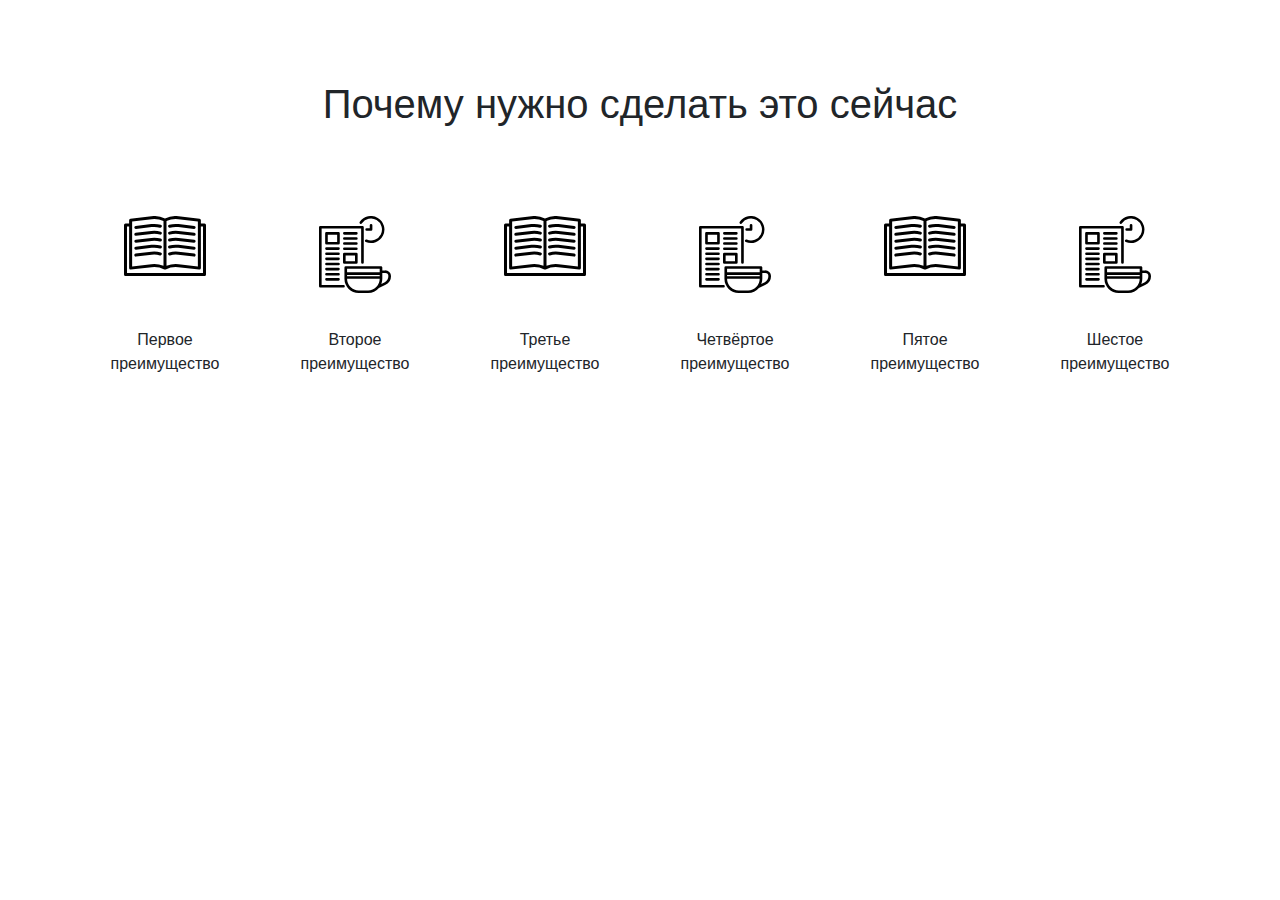
<file: index.html>
<!doctype html>
<html lang="ru">

<head>
    <!-- Required meta tags -->
    <meta charset="utf-8">
    <meta name="viewport" content="width=device-width, initial-scale=1, shrink-to-fit=no">

    <!-- Bootstrap CSS -->
    <link rel="stylesheet" href="https://stackpath.bootstrapcdn.com/bootstrap/4.3.1/css/bootstrap.min.css" integrity="sha384-ggOyR0iXCbMQv3Xipma34MD+dH/1fQ784/j6cY/iJTQUOhcWr7x9JvoRxT2MZw1T" crossorigin="anonymous">
    <link rel="stylesheet" href="css/style.css">
    <link rel="stylesheet" href="css/bootstrap-grid.min.css">
    <title>Lesson-9</title>
</head>

<body>
    <!-- 1) Сверстать ряд, в котором 6 иконок. 
        Отображаться они должны с следующем виде:

        · На самых маленьких мониторах (<576px) в ряд по 1 элементу
            
        · На маленьких мониторах ( ≥ 576px) также в ряд по 1 элементу
        
        · На средних мониторах (≥768px) в ряд по 2 элемента
        
        · На больших мониторах (≥992px) в ряд по 3 элемента
        
        · На очень больших мониторах (≥1200px) в ряд по 6 элементов
        
        · Не забудь использовать тэг viewport
        
        2) Сделать так, чтобы на мобильной версии (<576px) 4-й элемент 
        стал первым
        
        3) Загрузить папку с проектом на свой хостинг -->

    <div class="container">
        <h1>Почему нужно сделать это сейчас</h1>
        <div class="row">
            <div class="abc text-center col-12 col-sm-12 col-md-6 col-lg-4 col-xl-2">
                <img src="img/005_Forma_1.svg" alt="1" class="icon mx-auto">
                <span>Первое<br>преимущество</span>
            </div>
            <div class="abc text-center col-12 col-sm-12 col-md-6 col-lg-4 col-xl-2">
                <img src="img/006-Forma6.svg" alt="2" class="icon mx-auto">
                <span>Второе<br>преимущество</span>
            </div>
            <div class="abc text-center col-12 col-sm-12 col-md-6 col-lg-4 col-xl-2">
                <img src="img/005_Forma_1.svg" alt="3" class="icon mx-auto">
                <span>Третье<br>преимущество</span>
            </div>
            <div class="abc text-center col-12 col-sm-12 col-md-6 col-lg-4 col-xl-2">
                <img src="img/006-Forma6.svg" alt="4" class="icon mx-auto">
                <span>Четвёртое<br>преимущество</span>
            </div>
            <div class="abc text-center col-12 col-sm-12 col-md-6 col-lg-4 col-xl-2">
                <img src="img/005_Forma_1.svg" alt="5 " class="icon mx-auto">
                <span>Пятое<br>преимущество</span>
            </div>
            <div class="abc text-center col-12 col-sm-12 col-md-6 col-lg-4 col-xl-2">
                <img src="img/006-Forma6.svg" alt="5" class="icon mx-auto">
                <span>Шестое<br>преимущество</span>
            </div>
        </div>
</body>

</html>
</file>
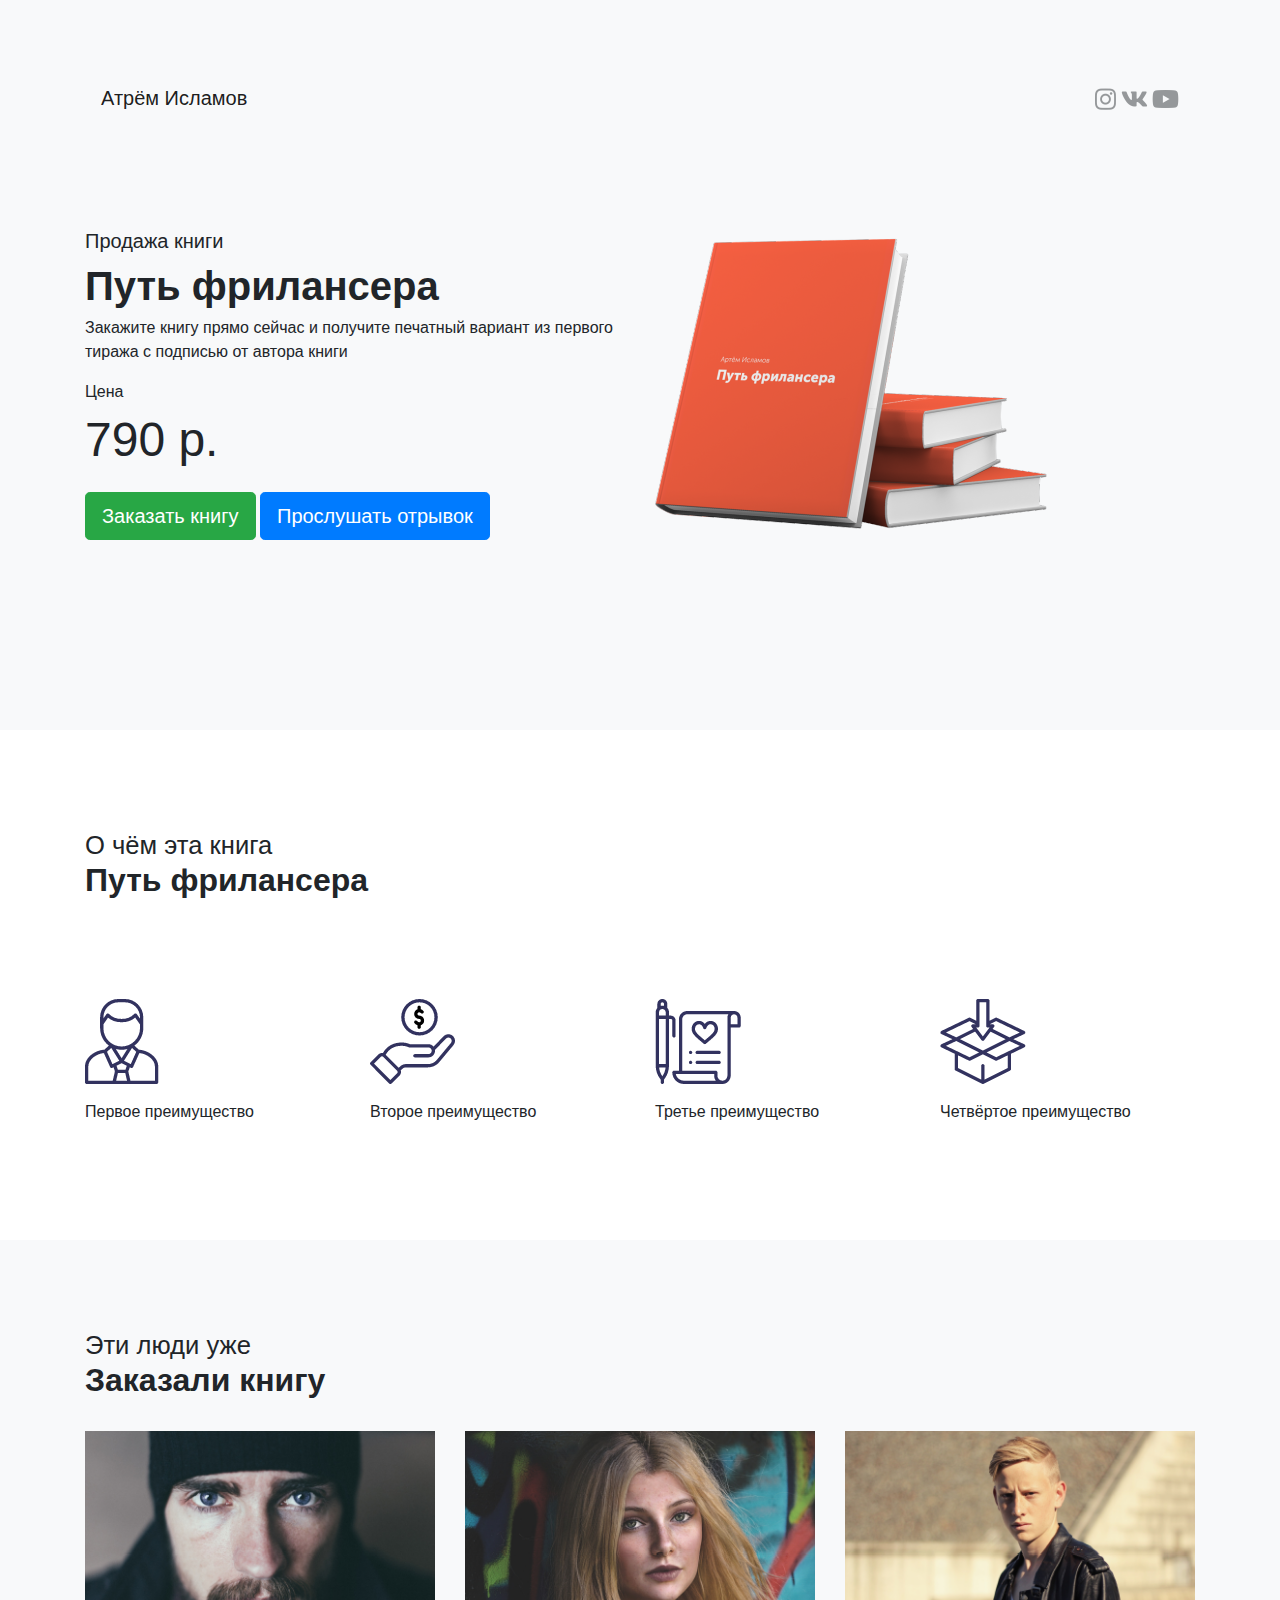
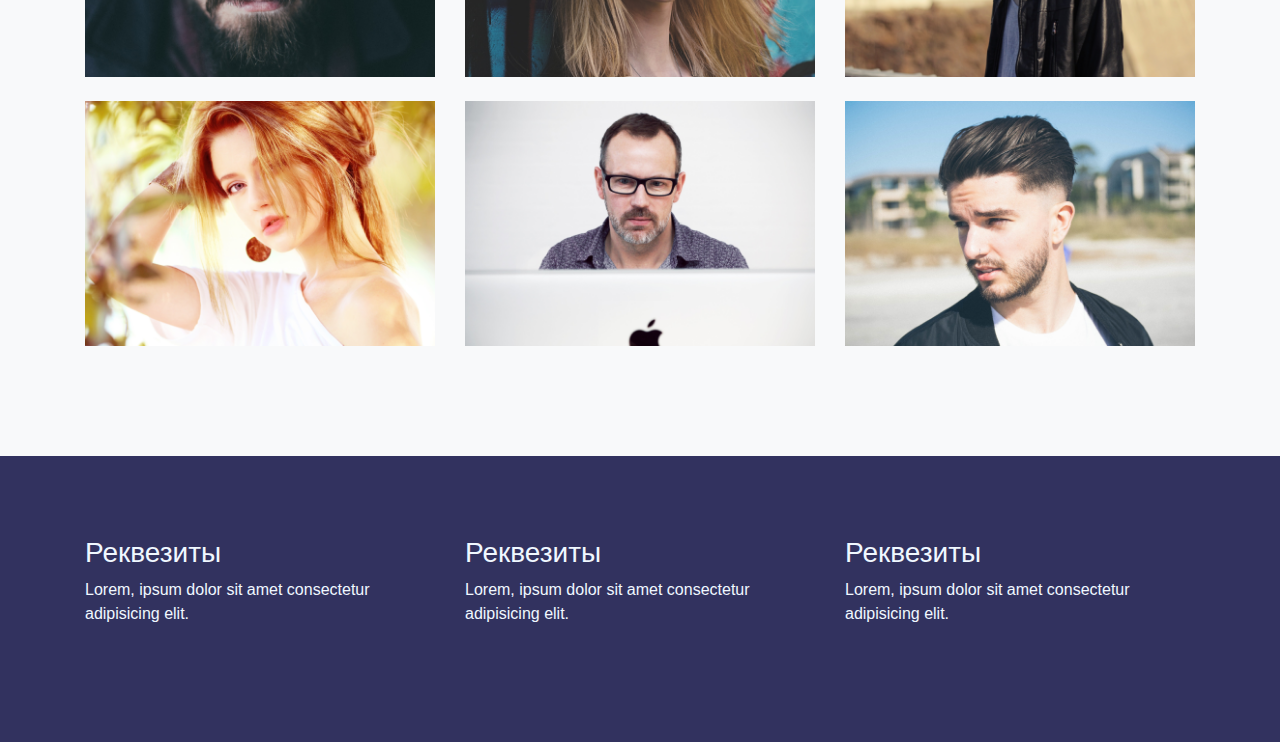
<file: Lesson_10/index.html>
<!doctype html>
<html lang="ru">

<head>
    <title>Lesson-10</title>
    <!-- Required meta tags -->
    <meta charset="utf-8">
    <meta name="viewport" content="width=device-width, initial-scale=1, shrink-to-fit=no">

    <!-- Bootstrap CSS -->
    <link rel="stylesheet" href="https://stackpath.bootstrapcdn.com/bootstrap/4.3.1/css/bootstrap.min.css" integrity="sha384-ggOyR0iXCbMQv3Xipma34MD+dH/1fQ784/j6cY/iJTQUOhcWr7x9JvoRxT2MZw1T" crossorigin="anonymous">
    <!-- <link rel="stylesheet" href="css/bootstrap-grid.min.css"> -->
    <link rel="stylesheet" href="css/style.css">
</head>

<body>
    <header class="hero bg-light">
        <div class="container">
            <nav class="navbar navbar-light">
                <a href="#" class="navbar-brand">Атрём Исламов</a>
                <div class="social">
                    <a href="#"><img src="img/instagram.png"></a>
                    <a href="#"><img src="img/vk.png"></a>
                    <a href="#"><img src="img/ytub.png"></a>
                </div>
            </nav>
            <div class="main">
                <div class="row align-items-center">
                    <div class="col-lg-6 col-sm-8">
                        <div class="main-text">
                            <span class="subtitle d-block">Продажа книги</span>
                            <strong class="title d-block">Путь фрилансера</strong>
                            <p class="desxription d-block">Закажите книгу прямо сейчас и получите печатный вариант из первого тиража с подписью от автора книги</p>
                            <span class="price-tag d-block">Цена</span>
                            <strong class="price">790 р.</strong>
                            <div class="buttons mt-3">
                                <a href="#" class="btn btn-success btn-lg">Заказать книгу</a>
                                <a href="#" class="btn btn-primary btn-lg">Прослушать отрывок</a>
                            </div>
                        </div>
                    </div>
                    <div class="col-lg-6 col-sm-4">
                        <div class="main-image">
                            <img src="img/Image_1.png" alt="">
                        </div>
                    </div>
                </div>
            </div>
        </div>
    </header>
    <!-- секция с преимуществами -->
    <section class="about section">
        <!-- контейнер -->
        <div class="container">
            <!-- заголовок -->
            <h2 class="section-heading">
                <small class="section-subtitle d-block">О чём эта книга</small>
                <strong class="section-title">Путь фрилансера</strong>
            </h2>
            <div class="about-block">
                <div class="row">
                    <div class="col-md-6 col-lg-3">
                        <img src="img/section_1.png" alt="">
                        <p class="block-text mt-3">Первое преимущество</p>
                    </div>
                    <div class="col-md-6 col-lg-3">
                        <img src="img/section_2.png" alt="">
                        <p class="block-text mt-3">Второе преимущество</p>
                    </div>
                    <div class="col-md-6 col-lg-3">
                        <img src="img/section_3.png" alt="">
                        <p class="block-text mt-3">Третье преимущество</p>
                    </div>
                    <div class="col-md-6 col-lg-3">
                        <img src="img/section_4.png" alt="">
                        <p class="block-text mt-3">Четвёртое преимущество</p>
                    </div>
                </div>
            </div>
        </div>
    </section>

    <!-- блок c людьми -->
    <div class="people bg-light">
        <div class="container">
            <!-- заголовок -->
            <h2 class="section-heading">
                <small class="section-subtitle d-block">Эти люди уже</small>
                <strong class="section-title">Заказали книгу</strong>
            </h2>
            <!-- картинки -->
            <div class="row">
                <div class="col-12 col-md-6 col-lg-4 mt-4">
                    <img src="img/chel_1.png" alt="">
                </div>
                <div class="col-12 col-md-6 col-lg-4 mt-4">
                    <img src="img/chel_2.png" alt="">
                </div>
                <div class="col-12 col-md-6 col-lg-4 mt-4">
                    <img src="img/chel_3.png" alt="">
                </div>
                <div class="col-12 col-md-6 col-lg-4 mt-4">
                    <img src="img/chel_4.png" alt="">
                </div>
                <div class="col-12 col-md-6 col-lg-4 mt-4">
                    <img src="img/chel_5.png" alt="">
                </div>
                <div class="col-12 col-md-6 col-lg-4 mt-4">
                    <img src="img/chel_6.png" alt="">
                </div>
            </div>
        </div>
    </div>
    <footer>
        <div class="container">

            <div class="row">
                <div class="col-12 col-md-4 footer-color">
                    <h3>Реквезиты</h3>
                    <p>Lorem, ipsum dolor sit amet consectetur adipisicing elit.</p>
                </div>
                <div class="col-12 col-md-4 footer-color">
                    <h3>Реквезиты</h3>
                    <p>Lorem, ipsum dolor sit amet consectetur adipisicing elit.</p>
                </div>
                <div class="col-12 col-md-4 footer-color">
                    <h3>Реквезиты</h3>
                    <p>Lorem, ipsum dolor sit amet consectetur adipisicing elit.</p>
                </div>

            </div>

        </div>
    </footer>

</body>

</html>
</file>
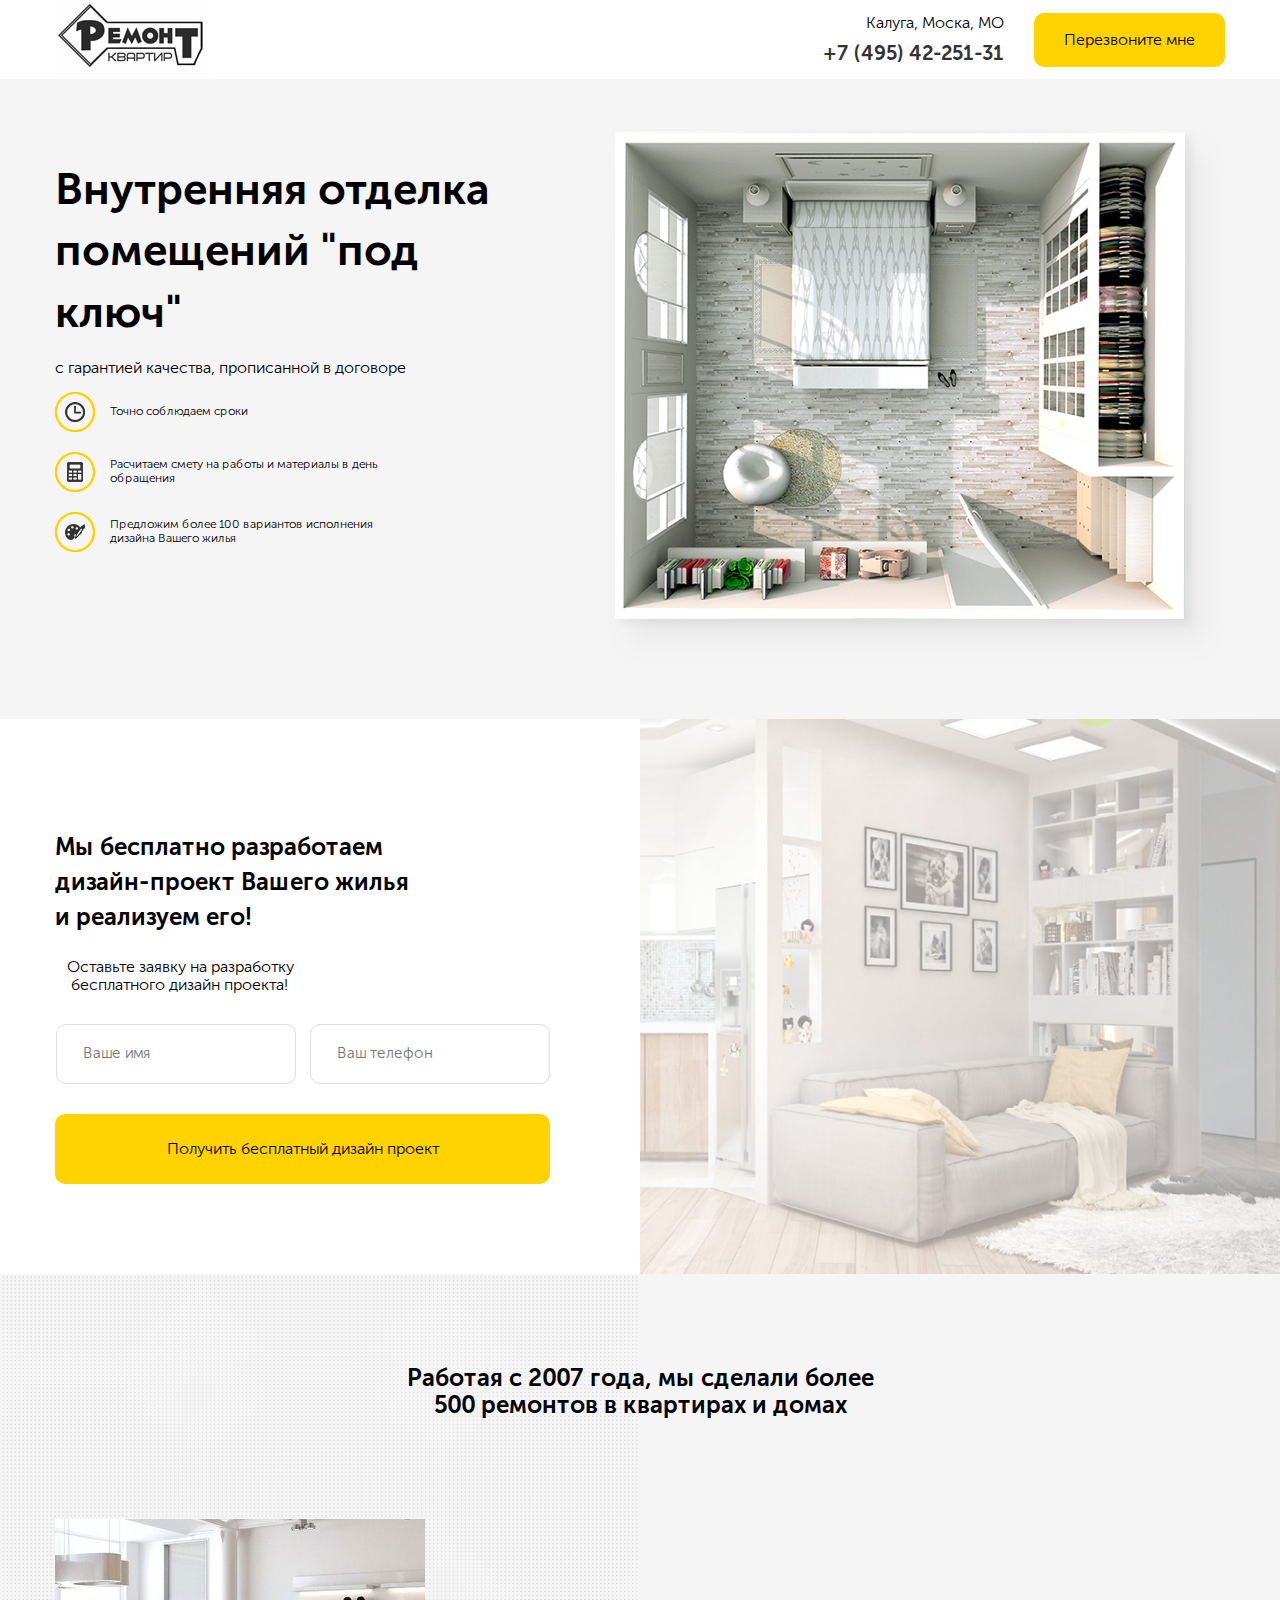
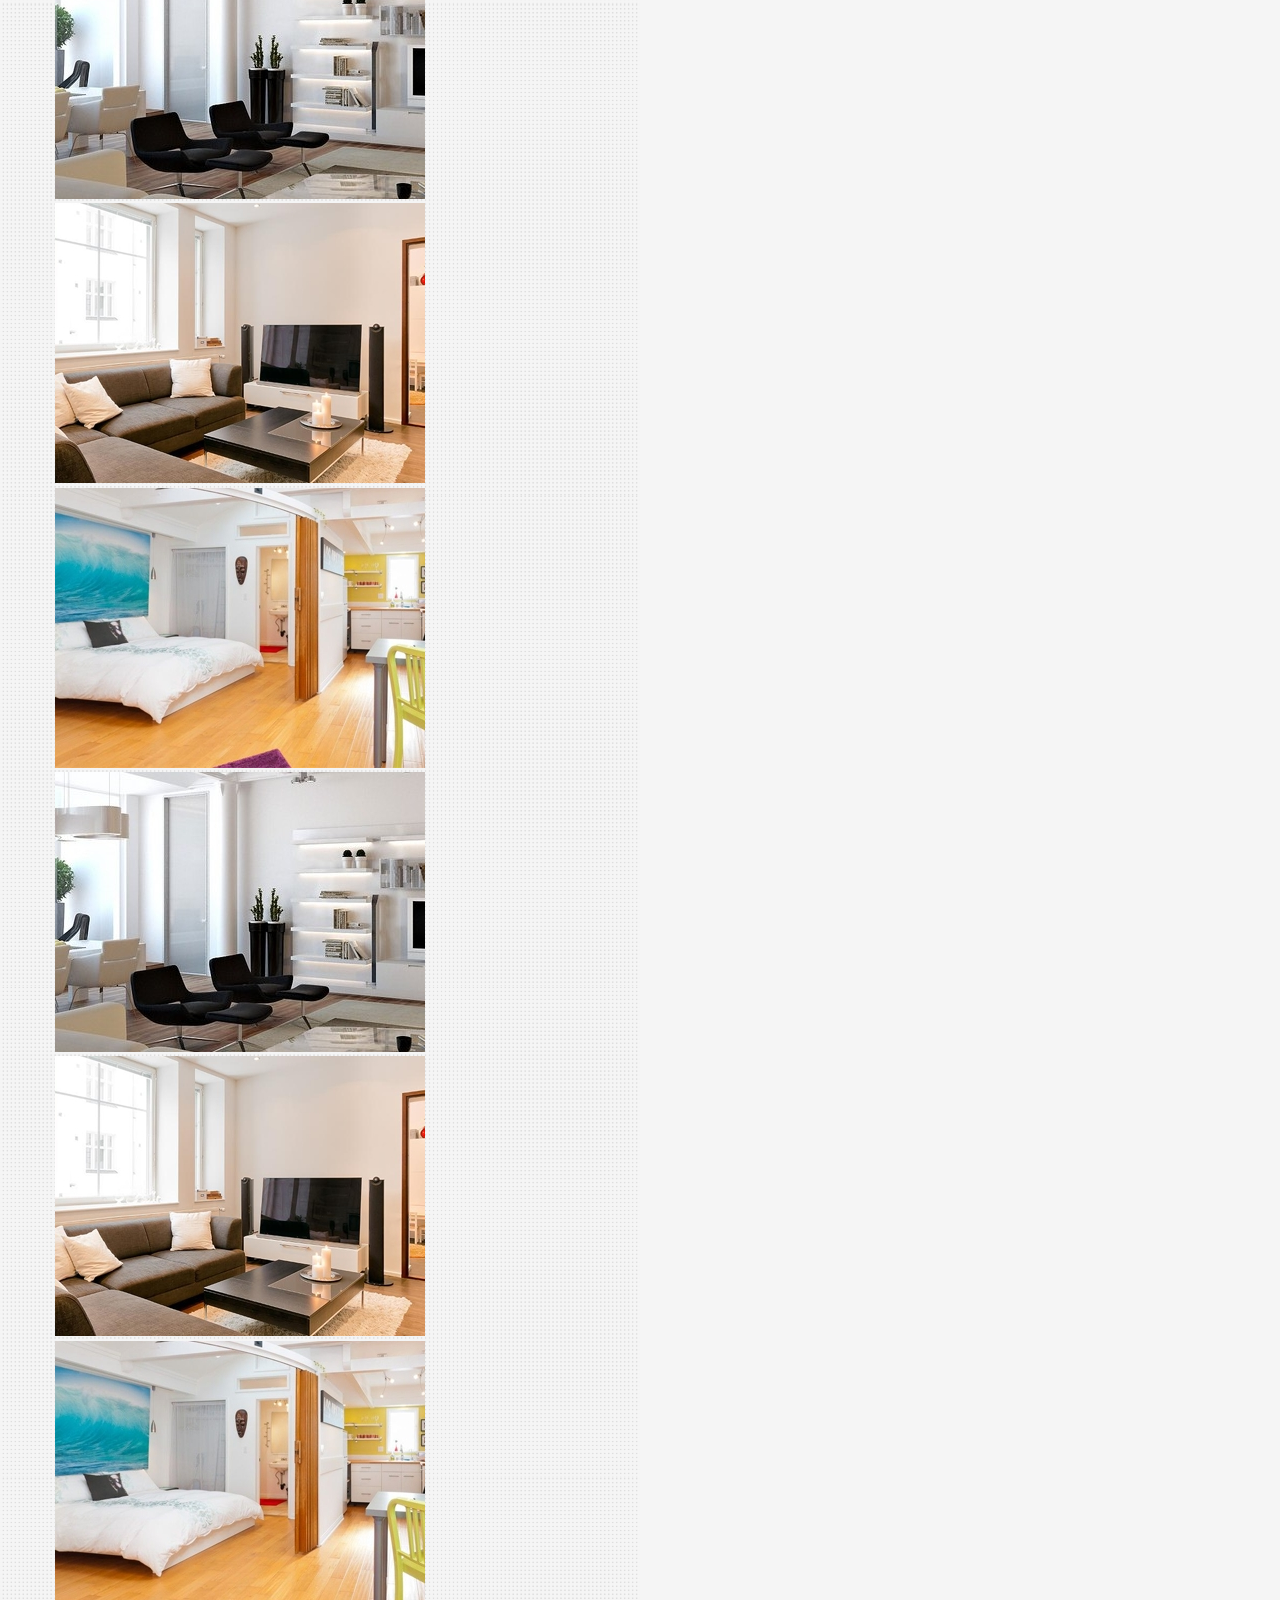
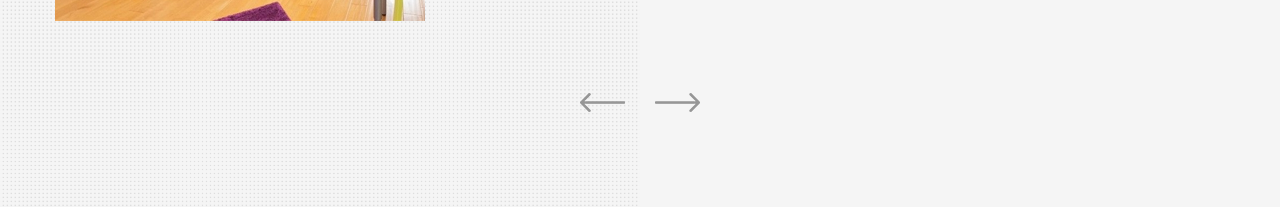
<file: Lesson_20/index.html>
<!DOCTYPE html>
<html lang="ru">

<head>
    <meta charset="UTF-8">
    <meta name="viewport" content="width=device-width, initial-scale=1.0">
    <meta http-equiv="X-UA-Compatible" content="ie=edge">
    <title>Ремонт</title>
    <link rel="stylesheet" href="css/normalize.css">
    <link rel="stylesheet" href="css/slick.css">
    <link rel="stylesheet" href="css/style.css">
</head>

<body>
    <nav class="navbar">
        <div class="container">
            <div class="navbar-block">
                <div class="navbar__logo">
                    <img src="img/logo.png" alt="Логотип">
                </div>
                <!-- /.navbar__logo -->
                <div class="navbar__info">
                    <div class="navbar__contacts">
                        <span class="navbar__address">Калуга, Моска, МО</span>
                        <a href="tel:+749542-251-31" class="navbar__phone">+7 (495) 42-251-31</a>
                    </div>
                    <button class="button navbar__button" id="button">
                        Перезвоните мне
                    </button> <!-- /.button navbar__button -->
                </div>
                <!-- /.navbar__info -->
            </div>
            <!-- /.navbar-block -->
        </div>
        <!-- /.container -->
    </nav>
    <!-- /.navbar -->
    <main>
        <section class="hero">
            <div class="container">
                <div class="hero-block">
                    <div class="hero-text">
                        <h1 class="hero-text__title">
                            Внутренняя отделка помещений "под ключ"
                        </h1>
                        <span class="hero-text__subtitle">
                            с гарантией качества, прописанной в договоре
                        </span>
                        <ul class="hero-list">
                            <li class="hero-list__item">
                                <div class="hero-list__image">
                                    <img src="img/hero/icon_1.png" alt="Сроки">
                                </div>
                                <span class="hero-list__text">Точно соблюдаем сроки</span>
                            </li>
                            <li class="hero-list__item">
                                <div class="hero-list__image">
                                    <img src="img/hero/icon_2.png" alt="Смета">
                                </div>
                                <span class="hero-list__text">Расчитаем смету на работы и материалы в день
                                    обращения</span>
                            </li>
                            <li class="hero-list__item">
                                <div class="hero-list__image">
                                    <img src="img/hero/icon_3.png" alt="Варианты">
                                </div>
                                <span class="hero-list__text">Предложим более 100 вариантов исполнения дизайна Вашего
                                    жилья</span>
                            </li>
                        </ul>
                    </div>
                    <!-- /.hero-text -->
                    <div class="hero-jmage">
                        <img src="img/hero/hero_right.png" alt="Вариант дизайна">
                    </div>
                    <!-- /.hero-jmage -->
                </div>
                <!-- /.hero-block -->
            </div>
            <!-- /.container -->
        </section>
        <!-- /.hero -->
        <section class="offer section">
            <div class="container">

                <div class="offer-block">
                    <h2 class="section-title offer__title">
                        Мы бесплатно разработаем дизайн-проект Вашего жилья и реализуем его!
                    </h2>
                    <!-- /.section-title -->
                    <span class="section-subtitle offer__subtitle">Оставьте заявку на разработку бесплатного дизайн
                        проекта!</span>
                    <form action="#" id="offer-form" class="form offer__form">
                        <input type="text" name="username" class="input offer__input" placeholder="Ваше имя">
                        <input type="tel" name="userphone" class="input offer__input" placeholder="Ваш телефон">
                        <button class="button offer__button">Получить бесплатный дизайн проект</button>
                    </form>
                </div>

                <div class="success">

                </div>
                <!-- /.offer-block -->
            </div>
            <!-- /.container -->
        </section>
        <!-- /.offer -->
    </main>

    <section class="section portfolio">
        <div class="container">
            <h2 class="section-title portfolio__title">Работая с 2007 года, мы сделали более 500 ремонтов в квартирах и
                домах</h2>
            <div class="slider">
                <div class="slider__item"><img class="slider__image" src="img/portfolio/slyde1.jpg" alt="slyde"></div>
                <!-- /.slider__item -->
                <div class="slider__item"><img class="slider__image" src="img/portfolio/slyde2.jpg" alt="slyde"></div>
                <!-- /.slider__item -->
                <div class="slider__item"><img class="slider__image" src="img/portfolio/slyde3.jpg" alt="slyde"></div>
                <!-- /.slider__item -->
                <div class="slider__item"><img class="slider__image" src="img/portfolio/slyde1.jpg" alt="slyde"></div>
                <!-- /.slider__item -->
                <div class="slider__item"><img class="slider__image" src="img/portfolio/slyde2.jpg" alt="slyde"></div>
                <!-- /.slider__item -->
                <div class="slider__item"><img class="slider__image" src="img/portfolio/slyde3.jpg" alt="slyde"></div>
                <!-- /.slider__item -->
            </div>
            <div class="arrows portfolio__arrows">
                <div class="arrows__left">
                    <img src="img/portfolio/left-arrow.png" alt="left">
                </div>
                <div class="arrows__right">
                    <img src="img/portfolio/right-arrow.png" alt="right">
                </div>
            </div>
            <!-- /.arrows -->
            <!-- /.slider -->
            <!-- /.section-title portfolio__title -->
        </div>
        <!-- /.container -->
    </section>
    <!-- /.section portfolio -->

    <!-- второе видео урока 19 JQuery AJAX -->
    <!-- модальное окно -->
    <div class="modal" id="modal">
        <div class="modal-dialog">
            <button class="modal-dialog__close" id="close">&times;</button>
            <div class="modal-column">
                <div class="modal-content">
                    <div id="bath" class="modal-content__tab">
                        <h2>Ремонт внных комнат</h2>
                    </div>
                    <div id="living" class="modal-content__tab">
                        <h2>Ремонт гостинных</h2>
                    </div>
                    <div id="office" class="modal-content__tab">
                        <h2>Ремонт офисов</h2>
                    </div>
                </div>
            </div>

            <div class="modal-column">
                <div class="offer-block offer-block__modal">
                    <h2 class="section-title offer__title">
                        Мы бесплатно реализуем дизайн-проект Вашего жилья и реализуем его!
                    </h2>
                    <span class="section-subtitle offer__subtitle">Оставьте заявку на разработку бесплатного дизайн
                        проекта!</span>
                    <form action="#" id="offer-form" class="form offer__form">
                        <input type="text" name="username" class="input offer__input" placeholder="Ваше имя">
                        <input type="tel" name="userphone" class="input offer__input" placeholder="Ваш телефон">
                        <button class="button offer__button">Получить бесплатный дизайн проект</button>
                    </form>
                </div>
            </div>
        </div>
    </div>
    <!-- <script src="js/main.js"></script> -->
    <script src="https://code.jquery.com/jquery-3.4.1.min.js"
        integrity="sha256-CSXorXvZcTkaix6Yvo6HppcZGetbYMGWSFlBw8HfCJo=" crossorigin="anonymous"></script>
    <script src="js/modal.js"></script>
    <script src="js/slick.min.js"></script>
    <script src="js/scripts.js"></script>
    <!-- скрипт для слайдера -->
    <script>
        $(document).ready(function () {
            $('.slider').slick({
                slidesToShow: 3,
                slidesToScroll: 1,
                prevArrow: $('.arrows__left'),
                nextArrow: $('.arrows__right'),
                responsive: [
                    {
                        breakpoint: 1200,
                        settings: {
                            slidesToShow: 2,
                            slidesToScroll: 1
                        }
                    },
                    {
                        breakpoint: 768,
                        settings: {
                            slidesToShow: 1,
                            slidesToScroll: 1
                        }
                    }
                ]
            });
        });
    </script>

</body>

</html>
</file>
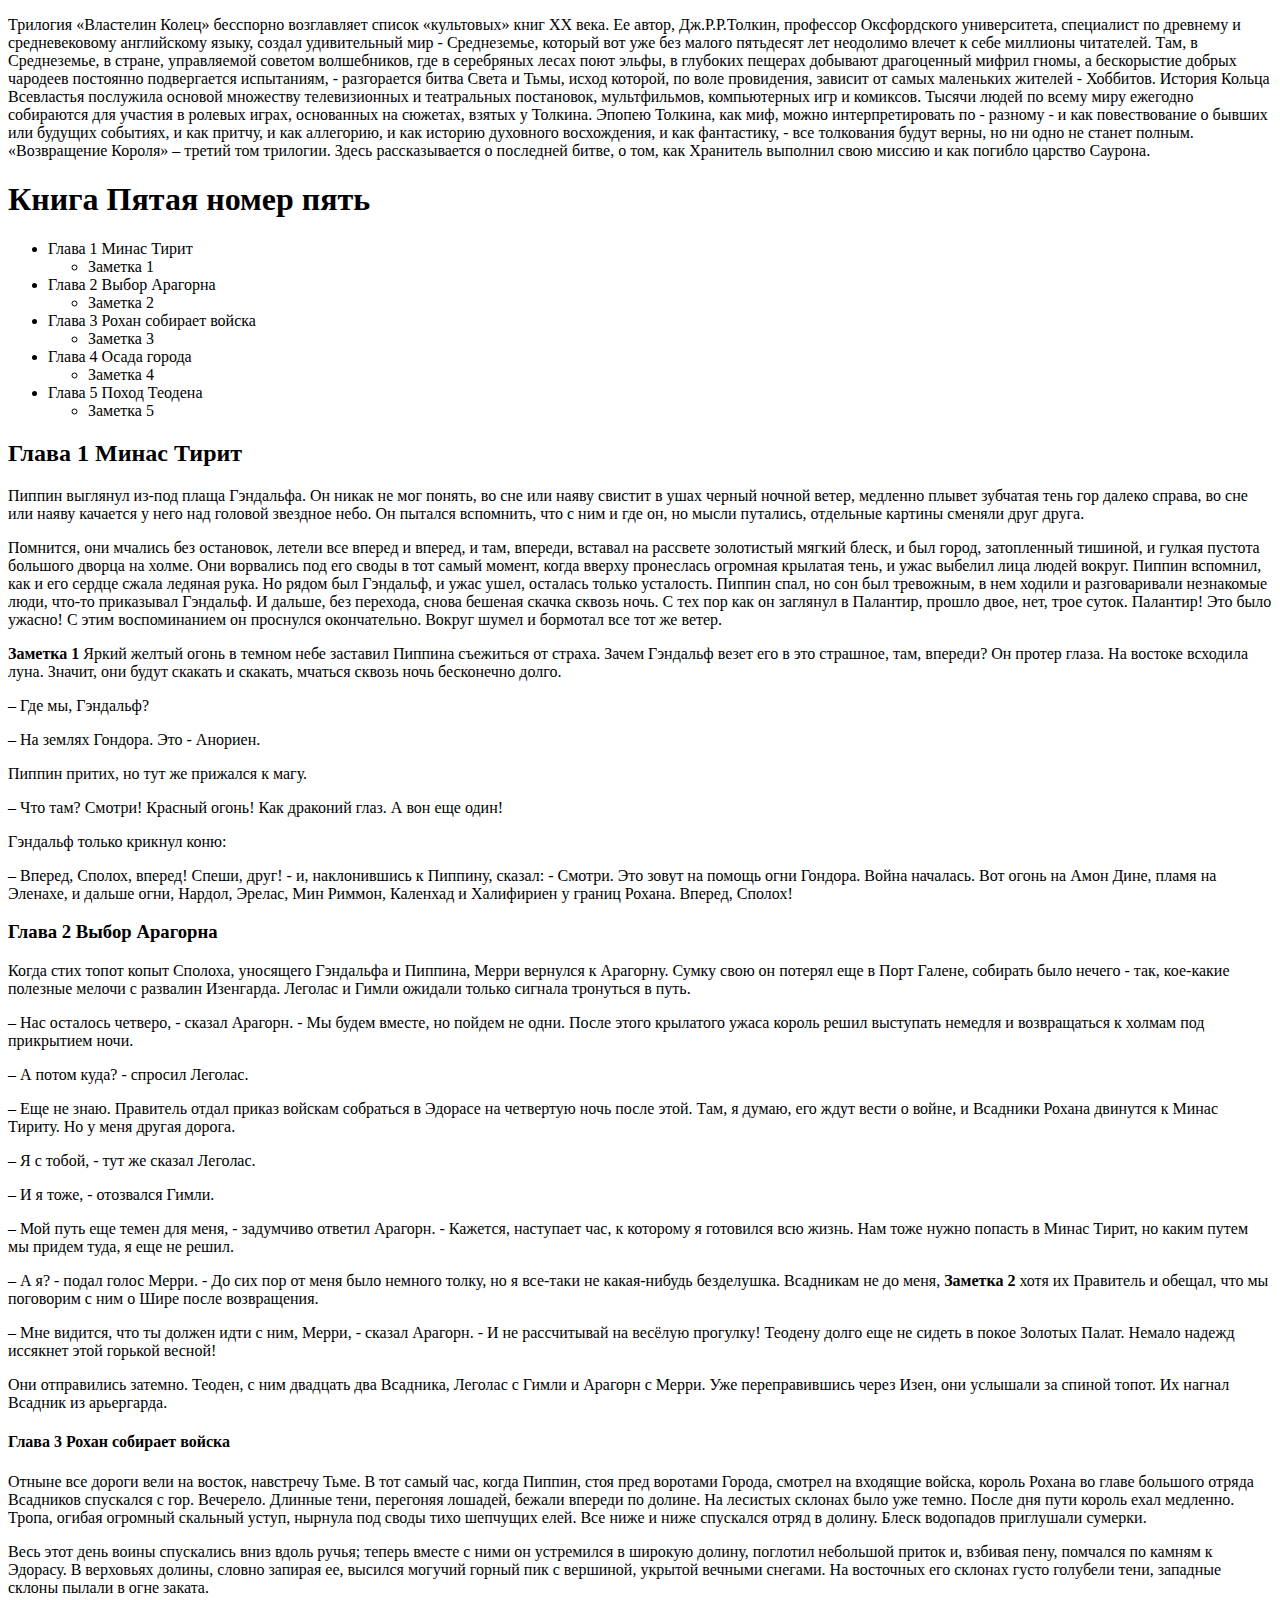
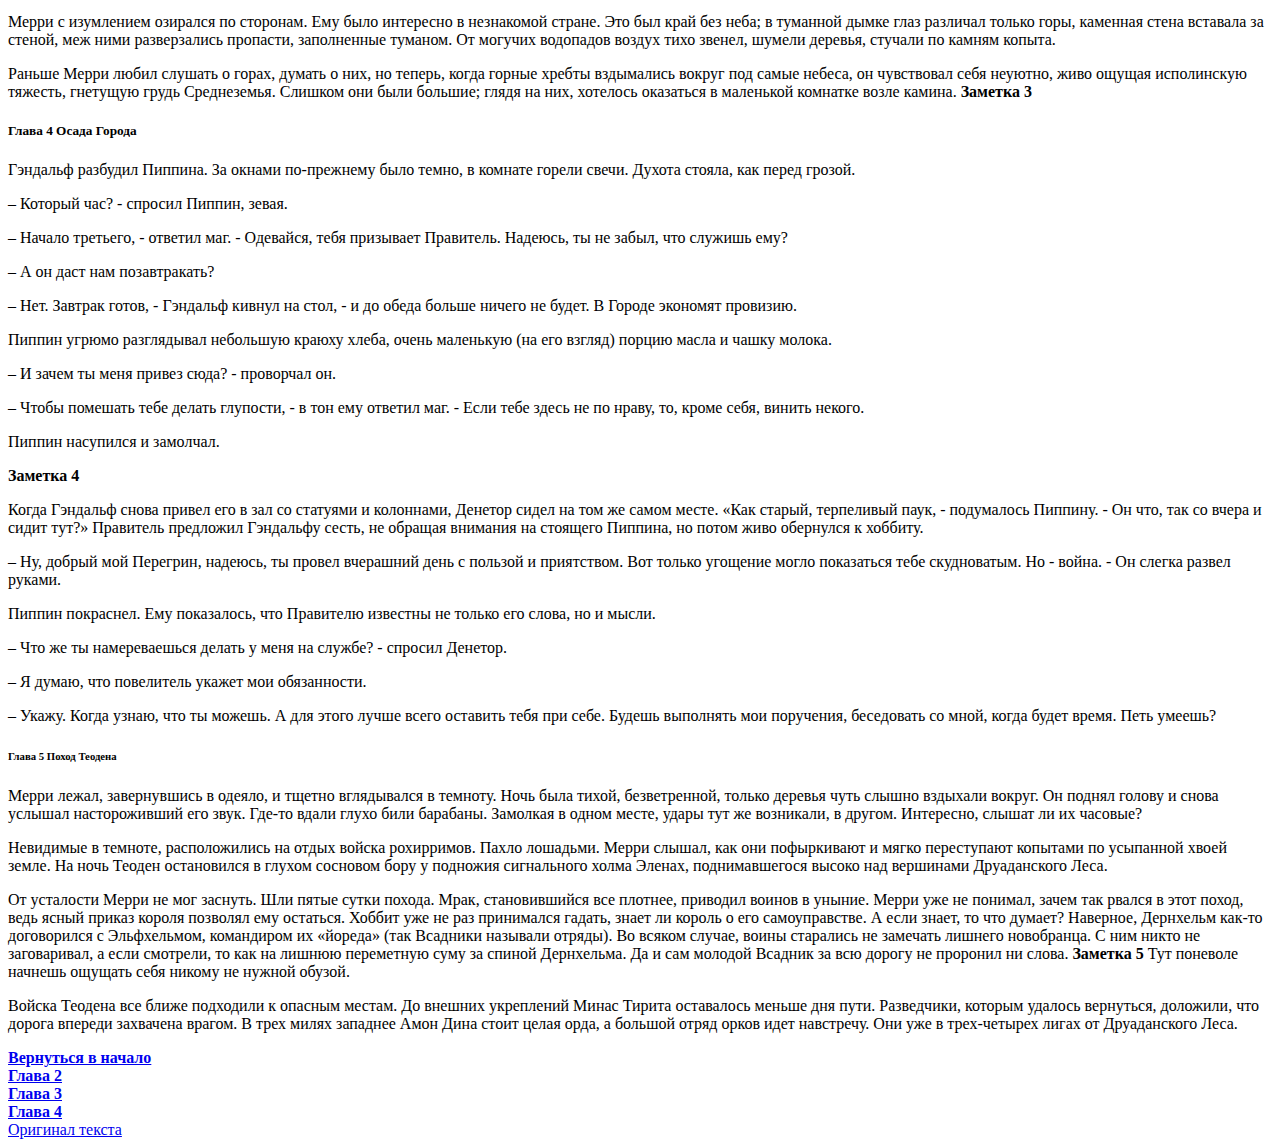
<file: lesson_4/index.html>
<!DOCTYPE html>
<html lang="ru">
<head>
	<meta charset="UTF-8">
	<title>article</title>
	<title>Домашка</title>
</head>
<body> 
	<!-- тег для обозначения текстового блока -->
	<article> 
	<p>Трилогия «Властелин Колец» бесспорно возглавляет список «культовых» книг XX века. Ее автор, Дж.Р.Р.Толкин, профессор Оксфордского университета, специалист по древнему и средневековому английскому языку, создал удивительный мир - Среднеземье, который вот уже без малого пятьдесят лет неодолимо влечет к себе миллионы читателей. Там, в Среднеземье, в стране, управляемой советом волшебников, где в серебряных лесах поют эльфы, в глубоких пещерах добывают драгоценный мифрил гномы, а бескорыстие добрых чародеев постоянно подвергается испытаниям, - разгорается битва Света и Тьмы, исход которой, по воле провидения, зависит от самых маленьких жителей - Хоббитов. История Кольца Всевластья послужила основой множеству телевизионных и театральных постановок, мультфильмов, компьютерных игр и комиксов. Тысячи людей по всему миру ежегодно собираются для участия в ролевых играх, основанных на сюжетах, взятых у Толкина. Эпопею Толкина, как миф, можно интерпретировать по - разному - и как повествование о бывших или будущих событиях, и как притчу, и как аллегорию, и как историю духовного восхождения, и как фантастику, - все толкования будут верны, но ни одно не станет полным. «Возвращение Короля» – третий том трилогии. Здесь рассказывается о последней битве, о том, как Хранитель выполнил свою миссию и как погибло царство Саурона.</p>

	<h1 id="start">Книга Пятая номер пять</h1> 
	<ul> 
		<li>Глава 1 Минас Тирит
				<ul>
					<li>Заметка 1</li>
				</ul>	
		</li>
		<li>Глава 2 Выбор Арагорна
				<ul>
					<li>Заметка 2</li>
				</ul>	
		</li>		
		<li>Глава 3 Рохан собирает войска
				<ul>
					<li>Заметка 3</li>
				</ul>	
		</li>	
		<li>Глава 4 Осада города
				<ul>
					<li>Заметка 4</li>
				</ul>	
		</li>	
		<li>Глава 5 Поход Теодена
				<ul>
					<li>Заметка 5</li>
				</ul>	
		</li>	
	</ul>

 	<h2>Глава 1 Минас Тирит</h2>
	<p>Пиппин выглянул из-под плаща Гэндальфа. Он никак не мог понять, во сне или наяву свистит в ушах черный ночной ветер, медленно плывет зубчатая тень гор далеко справа, во сне или наяву качается у него над головой звездное небо. Он пытался вспомнить, что с ним и где он, но мысли путались, отдельные картины сменяли друг друга.</p>
	<p>Помнится, они мчались без остановок, летели все вперед и вперед, и там, впереди, вставал на рассвете золотистый мягкий блеск, и был город, затопленный тишиной, и гулкая пустота большого дворца на холме. Они ворвались под его своды в тот самый момент, когда вверху пронеслась огромная крылатая тень, и ужас выбелил лица людей вокруг. Пиппин вспомнил, как и его сердце сжала ледяная рука. Но рядом был Гэндальф, и ужас ушел, осталась только усталость. Пиппин спал, но сон был тревожным, в нем ходили и разговаривали незнакомые люди, что-то приказывал Гэндальф. И дальше, без перехода, снова бешеная скачка сквозь ночь. С тех пор как он заглянул в Палантир, прошло двое, нет, трое суток. Палантир! Это было ужасно! С этим воспоминанием он проснулся окончательно. Вокруг шумел и бормотал все тот же ветер.</p>
	<p><b><strong>Заметка 1</strong></b> Яркий желтый огонь в темном небе заставил Пиппина съежиться от страха. Зачем Гэндальф везет его в это страшное, там, впереди? Он протер глаза. На востоке всходила луна. Значит, они будут скакать и скакать, мчаться сквозь ночь бесконечно долго.</p>
	<p>– Где мы, Гэндальф?</p>
	<p>– На землях Гондора. Это - Анориен.</p>
	<p>Пиппин притих, но тут же прижался к магу.</p>
	<p>– Что там? Смотри! Красный огонь! Как драконий глаз. А вон еще один!</p>
	<p>Гэндальф только крикнул коню:</p>
	<p>– Вперед, Сполох, вперед! Спеши, друг! - и, наклонившись к Пиппину, сказал: - Смотри. Это зовут на помощь огни Гондора. Война началась. Вот огонь на Амон Дине, пламя на Эленахе, и дальше огни, Нардол, Эрелас, Мин Риммон, Каленхад и Халифириен у границ Рохана. Вперед, Сполох!</p>
 

	<h3 id="glava2">Глава 2 Выбор Арагорна</h3>
	<p>Когда стих топот копыт Сполоха, уносящего Гэндальфа и Пиппина, Мерри вернулся к Арагорну. Сумку свою он потерял еще в Порт Галене, собирать было нечего - так, кое-какие полезные мелочи с развалин Изенгарда. Леголас и Гимли ожидали только сигнала тронуться в путь.</p>
	<p>– Нас осталось четверо, - сказал Арагорн. - Мы будем вместе, но пойдем не одни. После этого крылатого ужаса король решил выступать немедля и возвращаться к холмам под прикрытием ночи.</p>
	<p>– А потом куда? - спросил Леголас.</p>
	<p>– Еще не знаю. Правитель отдал приказ войскам собраться в Эдорасе на четвертую ночь после этой. Там, я думаю, его ждут вести о войне, и Всадники Рохана двинутся к Минас Тириту. Но у меня другая дорога.</p>
	<p>– Я с тобой, - тут же сказал Леголас.</p>
	<p>– И я тоже, - отозвался Гимли.</p>
	<p>– Мой путь еще темен для меня, - задумчиво ответил Арагорн. - Кажется, наступает час, к которому я готовился всю жизнь. Нам тоже нужно попасть в Минас Тирит, но каким путем мы придем туда, я еще не решил.</p>
	<p>– А я? - подал голос Мерри. - До сих пор от меня было немного толку, но я все-таки не какая-нибудь безделушка. Всадникам не до меня, <b></strong>Заметка 2</strong></b> хотя их Правитель и обещал, что мы поговорим с ним о Шире после возвращения.</p>
	<p>– Мне видится, что ты должен идти с ним, Мерри, - сказал Арагорн. - И не рассчитывай на весёлую прогулку! Теодену долго еще не сидеть в покое Золотых Палат. Немало надежд иссякнет этой горькой весной!</p>
	<p>Они отправились затемно. Теоден, с ним двадцать два Всадника, Леголас с Гимли и Арагорн с Мерри. Уже переправившись через Изен, они услышали за спиной топот. Их нагнал Всадник из арьергарда.</p>
 
	<h4 id="glava3">Глава 3 Рохан собирает войска</h4>
	<p>Отныне все дороги вели на восток, навстречу Тьме. В тот самый час, когда Пиппин, стоя пред воротами Города, смотрел на входящие войска, король Рохана во главе большого отряда Всадников спускался с гор.
	Вечерело. Длинные тени, перегоняя лошадей, бежали впереди по долине. На лесистых склонах было уже темно. После дня пути король ехал медленно. Тропа, огибая огромный скальный уступ, нырнула под своды тихо шепчущих елей. Все ниже и ниже спускался отряд в долину. Блеск водопадов приглушали сумерки.</p>
	<p>Весь этот день воины спускались вниз вдоль ручья; теперь вместе с ними он устремился в широкую долину, поглотил небольшой приток и, взбивая пену, помчался по камням к Эдорасу. В верховьях долины, словно запирая ее, высился могучий горный пик с вершиной, укрытой вечными снегами. На восточных его склонах густо голубели тени, западные склоны пылали в огне заката.<p>
	<p>Мерри с изумлением озирался по сторонам. Ему было интересно в незнакомой стране. Это был край без неба; в туманной дымке глаз различал только горы, каменная стена вставала за стеной, меж ними разверзались пропасти, заполненные туманом. От могучих водопадов воздух тихо звенел, шумели деревья, стучали по камням копыта.</p> 
	<p>Раньше Мерри любил слушать о горах, думать о них, но теперь, когда горные хребты вздымались вокруг под самые небеса, он чувствовал себя неуютно, живо ощущая исполинскую тяжесть, гнетущую грудь Среднеземья. Слишком они были большие; глядя на них, хотелось оказаться в маленькой комнатке возле камина. <b><strong>Заметка 3</strong></b></p>
	 
		 
	<h5 id="glava4">Глава 4 Осада Города</h5>
	<p>Гэндальф разбудил Пиппина. За окнами по-прежнему было темно, в комнате горели свечи. Духота стояла, как перед грозой.</p>
	<p>– Который час? - спросил Пиппин, зевая.</p>
	<p>– Начало третьего, - ответил маг. - Одевайся, тебя призывает Правитель. Надеюсь, ты не забыл, что служишь ему?</p>
	<p>– А он даст нам позавтракать?</p>
	<p>– Нет. Завтрак готов, - Гэндальф кивнул на стол, - и до обеда больше ничего не будет. В Городе экономят провизию.</p>
	<p>Пиппин угрюмо разглядывал небольшую краюху хлеба, очень маленькую (на его взгляд) порцию масла и чашку молока.<p>
	<p>– И зачем ты меня привез сюда? - проворчал он.</p>
	<p>– Чтобы помешать тебе делать глупости, - в тон ему ответил маг. - Если тебе здесь не по нраву, то, кроме себя, винить некого.<p>
	<p>Пиппин насупился и замолчал.<p>
	<p><strong>Заметка 4</strong></p>
	<p>Когда Гэндальф снова привел его в зал со статуями и колоннами, Денетор сидел на том же самом месте. «Как старый, терпеливый паук, - подумалось Пиппину. - Он что, так со вчера и сидит тут?» Правитель предложил Гэндальфу сесть, не обращая внимания на стоящего Пиппина, но потом живо обернулся к хоббиту.</p>
	<p>– Ну, добрый мой Перегрин, надеюсь, ты провел вчерашний день с пользой и приятством. Вот только угощение могло показаться тебе скудноватым. Но - война. - Он слегка развел руками.</p>
	<p>Пиппин покраснел. Ему показалось, что Правителю известны не только его слова, но и мысли.</p>
	<p>– Что же ты намереваешься делать у меня на службе? - спросил Денетор.</p>
	<p>– Я думаю, что повелитель укажет мои обязанности.</p>
	<p>– Укажу. Когда узнаю, что ты можешь. А для этого лучше всего оставить тебя при себе. Будешь выполнять мои поручения, беседовать со мной, когда будет время. Петь умеешь?</p>
	 
	 
	 

	<h6>Глава 5 Поход Теодена</h6>
	<p>Мерри лежал, завернувшись в одеяло, и тщетно вглядывался в темноту. Ночь была тихой, безветренной, только деревья чуть слышно вздыхали вокруг. Он поднял голову и снова услышал настороживший его звук. Где-то вдали глухо били барабаны. Замолкая в одном месте, удары тут же возникали, в другом. Интересно, слышат ли их часовые?<p>
	<p>Невидимые в темноте, расположились на отдых войска рохирримов. Пахло лошадьми. Мерри слышал, как они пофыркивают и мягко переступают копытами по усыпанной хвоей земле. На ночь Теоден остановился в глухом сосновом бору у подножия сигнального холма Эленах, поднимавшегося высоко над вершинами Друаданского Леса.</p>
	<p>От усталости Мерри не мог заснуть. Шли пятые сутки похода. Мрак, становившийся все плотнее, приводил воинов в уныние. Мерри уже не понимал, зачем так рвался в этот поход, ведь ясный приказ короля позволял ему остаться. Хоббит уже не раз принимался гадать, знает ли король о его самоуправстве. А если знает, то что думает? Наверное, Дернхельм как-то договорился с Эльфхельмом, командиром их «йореда» (так Всадники называли отряды). Во всяком случае, воины старались не замечать лишнего новобранца. С ним никто не заговаривал, а если смотрели, то как на лишнюю переметную суму за спиной Дернхельма. Да и сам молодой Всадник за всю дорогу не проронил ни слова. <b><strong>Заметка 5</strong></b> Тут поневоле начнешь ощущать себя никому не нужной обузой.</p>
	<p>Войска Теодена все ближе подходили к опасным местам. До внешних укреплений Минас Тирита оставалось меньше дня пути. Разведчики, которым удалось вернуться, доложили, что дорога впереди захвачена врагом. В трех милях западнее Амон Дина стоит целая орда, а большой отряд орков идет навстречу. Они уже в трех-четырех лигах от Друаданского Леса.</p>


	<a href="#start"><b>Вернуться в начало</b></a><br>
	<a href="#glava2"><b>Глава 2</b></a><br>
	<a href="#glava3"><b>Глава 3</b></a><br>
	<a href="#glava4"><b>Глава 4</b></a><br>
	<a href="https://docs.google.com/document/d/1ceQ76SZKPle22YfZmY64wmJrqwTWnZKVBkL5CAXAtlw/edit">Оригинал текста</a>
</article>
</body>
</html>
</file>
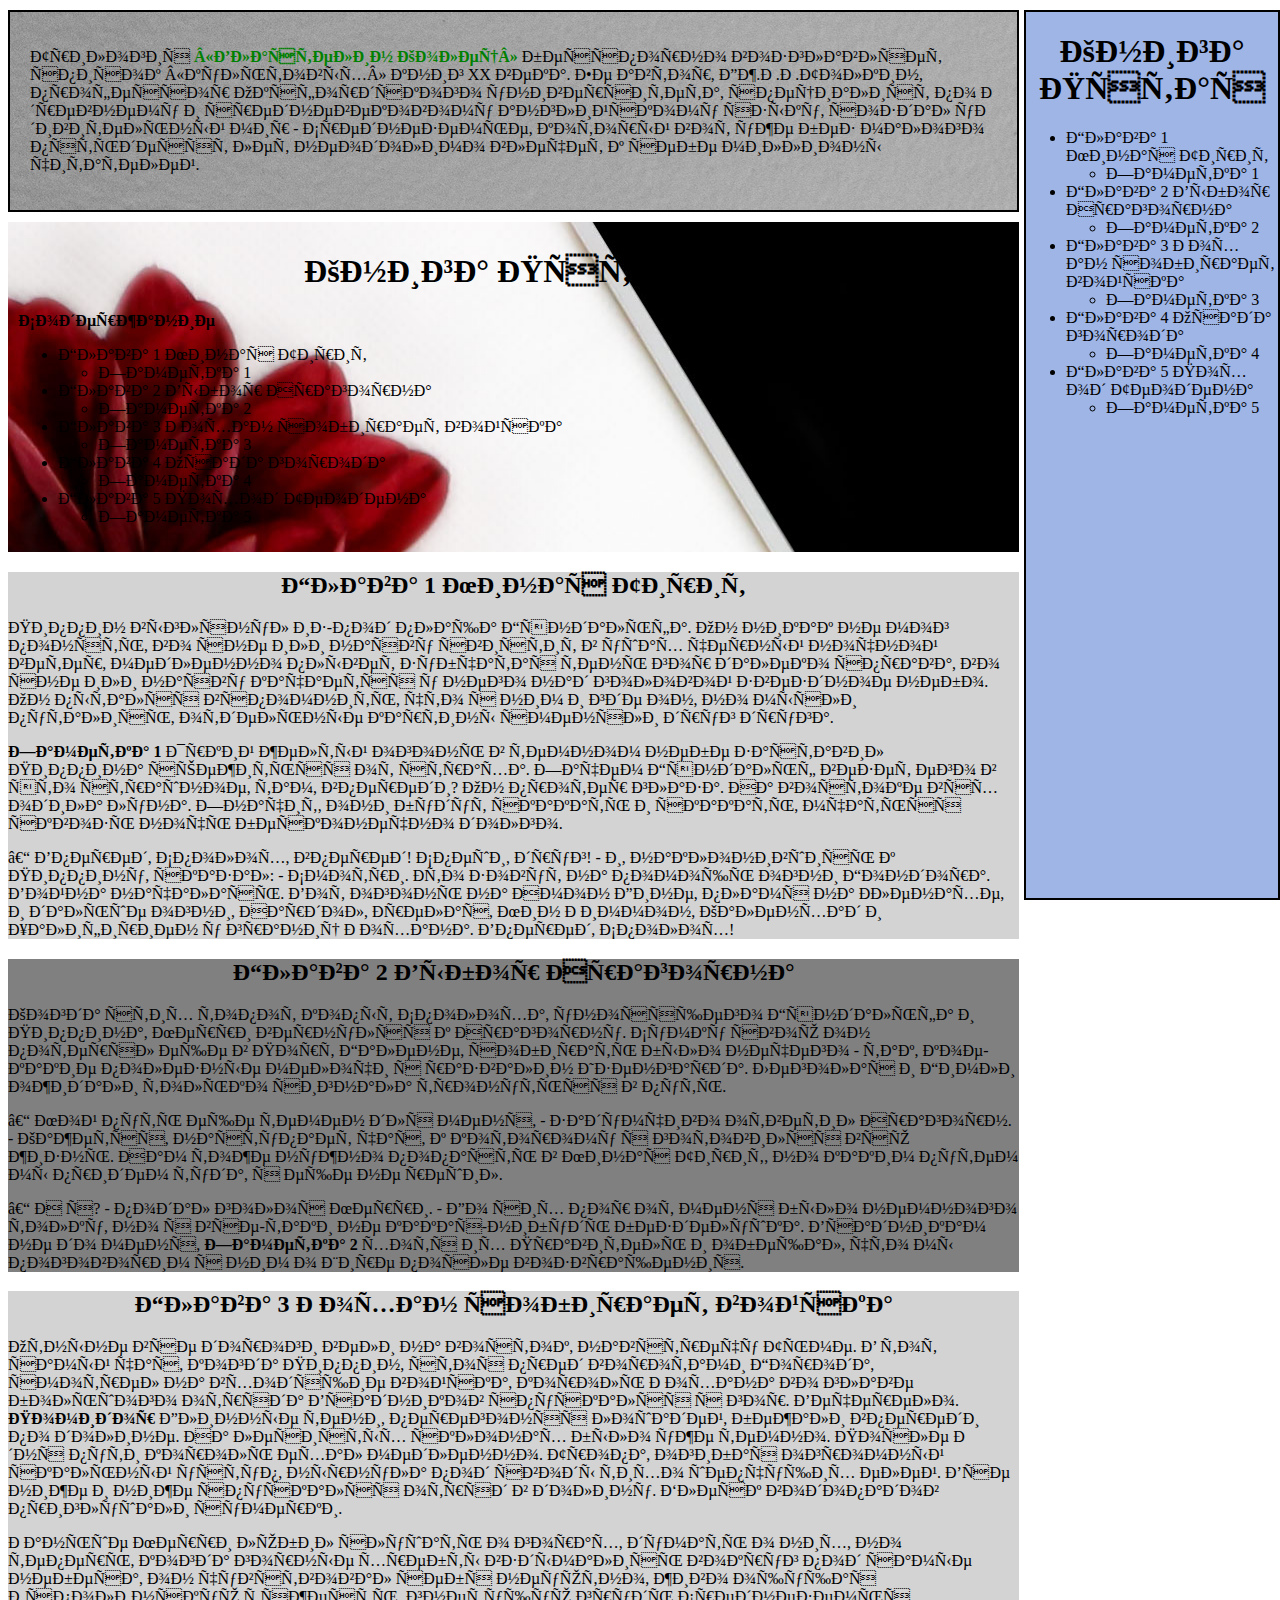
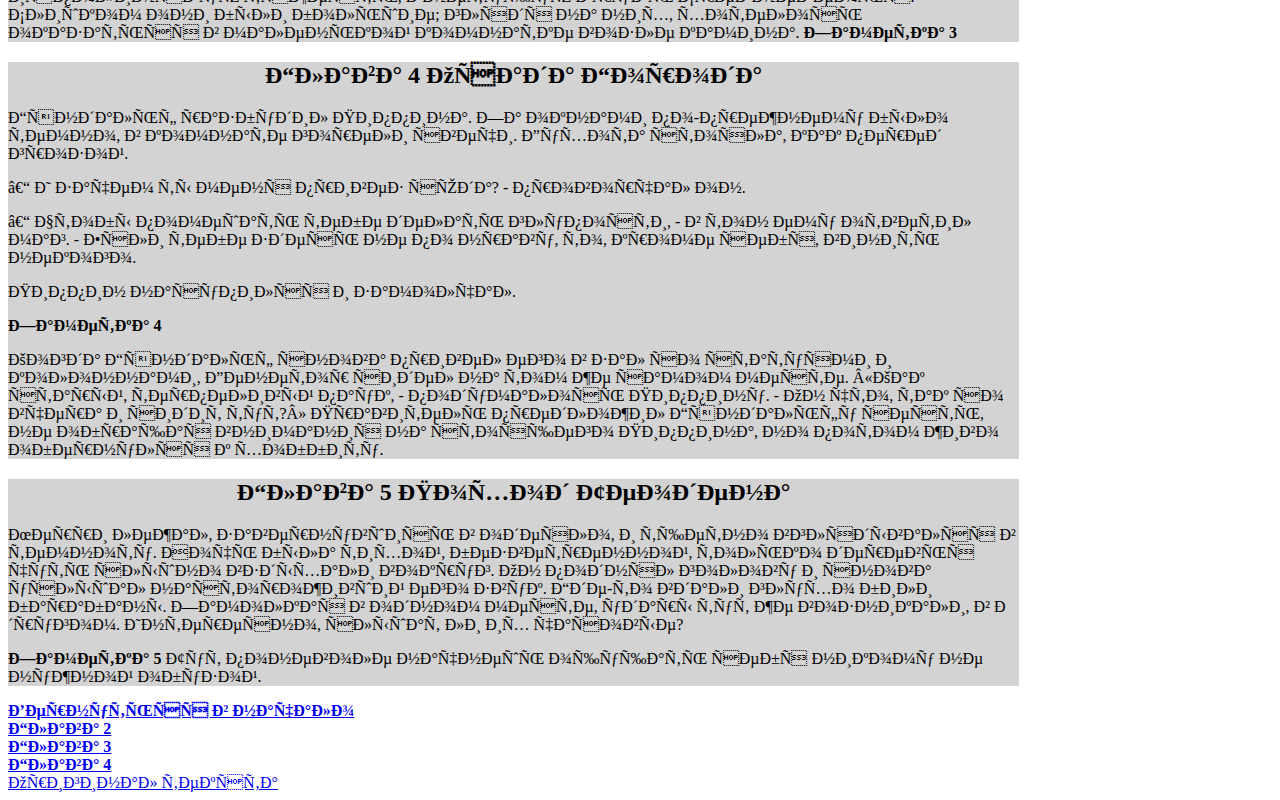
<file: lesson_5/index.html>
<!DOCTYPE html>
<html lang="ru">

<head>
    <!-- <meta charset="UTF-8"> -->
    <!-- подключили стили -->
    <link rel="stylesheet" href="css/style.css">
    <title>Домашка номер 5</title>
</head>

<body>
    <!-- тег для обозначения текстового блока -->
    <article>
        <div class="prologue background">
            <!-- <a href="img/22.jpg"> -->
            <p>Трилогия <b class="abc">«Властелин Колец»</b> бесспорно возглавляет список «культовых» книг XX века. Ее автор, Дж.Р.Р.Толкин, профессор Оксфордского университета, специалист по древнему и средневековому английскому языку, создал удивительный
                мир - Среднеземье, который вот уже без малого пятьдесят лет неодолимо влечет к себе миллионы читателей.</p>
        </div>

        <div class="contents_right">
            <h1 id="start">Книга Пятая</h1>
            <ul>
                <li>Глава 1 Минас Тирит
                    <ul>
                        <li>Заметка 1</li>
                    </ul>
                </li>
                <li>Глава 2 Выбор Арагорна
                    <ul>
                        <li>Заметка 2</li>
                    </ul>
                </li>
                <li>Глава 3 Рохан собирает войска
                    <ul>
                        <li>Заметка 3</li>
                    </ul>
                </li>
                <li>Глава 4 Осада города
                    <ul>
                        <li>Заметка 4</li>
                    </ul>
                </li>
                <li>Глава 5 Поход Теодена
                    <ul>
                        <li>Заметка 5</li>
                    </ul>
                </li>
            </ul>
        </div>

        <div class="contents background">
            <h1 id="start">Книга Пятая</h1>
            <p><b>Содержание</b></p>
            <ul>
                <li>Глава 1 Минас Тирит
                    <ul>
                        <li>Заметка 1</li>
                    </ul>
                </li>
                <li>Глава 2 Выбор Арагорна
                    <ul>
                        <li>Заметка 2</li>
                    </ul>
                </li>
                <li>Глава 3 Рохан собирает войска
                    <ul>
                        <li>Заметка 3</li>
                    </ul>
                </li>
                <li>Глава 4 Осада города
                    <ul>
                        <li>Заметка 4</li>
                    </ul>
                </li>
                <li>Глава 5 Поход Теодена
                    <ul>
                        <li>Заметка 5</li>
                    </ul>
                </li>
            </ul>
        </div>

        <div class="chapter1 background">
            <h2>Глава 1 Минас Тирит</h2>
            <p>Пиппин выглянул из-под плаща Гэндальфа. Он никак не мог понять, во сне или наяву свистит в ушах черный ночной ветер, медленно плывет зубчатая тень гор далеко справа, во сне или наяву качается у него над головой звездное небо. Он пытался вспомнить,
                что с ним и где он, но мысли путались, отдельные картины сменяли друг друга.</p>
            <p><b><strong>Заметка 1</strong></b> Яркий желтый огонь в темном небе заставил Пиппина съежиться от страха. Зачем Гэндальф везет его в это страшное, там, впереди? Он протер глаза. На востоке всходила луна. Значит, они будут скакать и скакать,
                мчаться сквозь ночь бесконечно долго.</p>
            <p>– Вперед, Сполох, вперед! Спеши, друг! - и, наклонившись к Пиппину, сказал: - Смотри. Это зовут на помощь огни Гондора. Война началась. Вот огонь на Амон Дине, пламя на Эленахе, и дальше огни, Нардол, Эрелас, Мин Риммон, Каленхад и Халифириен
                у границ Рохана. Вперед, Сполох!</p>
        </div>

        <div class="chapter2 background">
            <h2 id="glava2">Глава 2 Выбор Арагорна</h2>
            <p>Когда стих топот копыт Сполоха, уносящего Гэндальфа и Пиппина, Мерри вернулся к Арагорну. Сумку свою он потерял еще в Порт Галене, собирать было нечего - так, кое-какие полезные мелочи с развалин Изенгарда. Леголас и Гимли ожидали только сигнала
                тронуться в путь.</p>
            <p>– Мой путь еще темен для меня, - задумчиво ответил Арагорн. - Кажется, наступает час, к которому я готовился всю жизнь. Нам тоже нужно попасть в Минас Тирит, но каким путем мы придем туда, я еще не решил.
            </p>
            <p>– А я? - подал голос Мерри. - До сих пор от меня было немного толку, но я все-таки не какая-нибудь безделушка. Всадникам не до меня, <b></strong>Заметка 2</strong></b> хотя их Правитель и обещал, что мы поговорим с ним о Шире после возвращения.</p>
            </p>
        </div>

        <div class="chapter3">
            <h2 id="glava3">Глава 3 Рохан собирает войска</h2>
            <p>Отныне все дороги вели на восток, навстречу Тьме. В тот самый час, когда Пиппин, стоя пред воротами Города, смотрел на входящие войска, король Рохана во главе большого отряда Всадников спускался с гор. Вечерело. <b>Помидор</b> Длинные тени,
                перегоняя лошадей, бежали впереди по долине. На лесистых склонах было уже темно. После дня пути король ехал медленно. Тропа, огибая огромный скальный уступ, нырнула под своды тихо шепчущих елей. Все ниже и ниже спускался отряд в долину.
                Блеск водопадов приглушали сумерки.
            </p>
            <p>Раньше Мерри любил слушать о горах, думать о них, но теперь, когда горные хребты вздымались вокруг под самые небеса, он чувствовал себя неуютно, живо ощущая исполинскую тяжесть, гнетущую грудь Среднеземья. Слишком они были большие; глядя на
                них, хотелось оказаться в маленькой комнатке возле камина.
                <b><strong>Заметка 3</strong></b></p>
        </div>

        <div class="chapter4">
            <h2 id="glava4">Глава 4 Осада Города</h2>
            <p>Гэндальф разбудил Пиппина. За окнами по-прежнему было темно, в комнате горели свечи. Духота стояла, как перед грозой.</p>
            <p>– И зачем ты меня привез сюда? - проворчал он.</p>
            <p>– Чтобы помешать тебе делать глупости, - в тон ему ответил маг. - Если тебе здесь не по нраву, то, кроме себя, винить некого.
                <p>
                    <p>Пиппин насупился и замолчал.
                        <p>
                            <p><strong>Заметка 4</strong></p>
                            <p>Когда Гэндальф снова привел его в зал со статуями и колоннами, Денетор сидел на том же самом месте. «Как старый, терпеливый паук, - подумалось Пиппину. - Он что, так со вчера и сидит тут?» Правитель предложил Гэндальфу сесть,
                                не обращая внимания на стоящего Пиппина, но потом живо обернулся к хоббиту.</p>
                        </p>
        </div>

        <div class="chapter5">
            <h2>Глава 5 Поход Теодена</h2>
            <p>Мерри лежал, завернувшись в одеяло, и тщетно вглядывался в темноту. Ночь была тихой, безветренной, только деревья чуть слышно вздыхали вокруг. Он поднял голову и снова услышал настороживший его звук. Где-то вдали глухо били барабаны. Замолкая
                в одном месте, удары тут же возникали, в другом. Интересно, слышат ли их часовые?
                <p>
                    <b><strong>Заметка 5</strong></b> Тут поневоле начнешь ощущать себя никому не нужной обузой.</p>
            </p>
        </div>

        <a href="#start"><b>Вернуться в начало</b></a><br>
        <a href="#glava2"><b>Глава 2</b></a><br>
        <a href="#glava3"><b>Глава 3</b></a><br>
        <a href="#glava4"><b>Глава 4</b></a><br>
        <a href="https://docs.google.com/document/d/1ceQ76SZKPle22YfZmY64wmJrqwTWnZKVBkL5CAXAtlw/edit">Оригинал
			текста</a>
    </article>
</body>

</html>
</file>
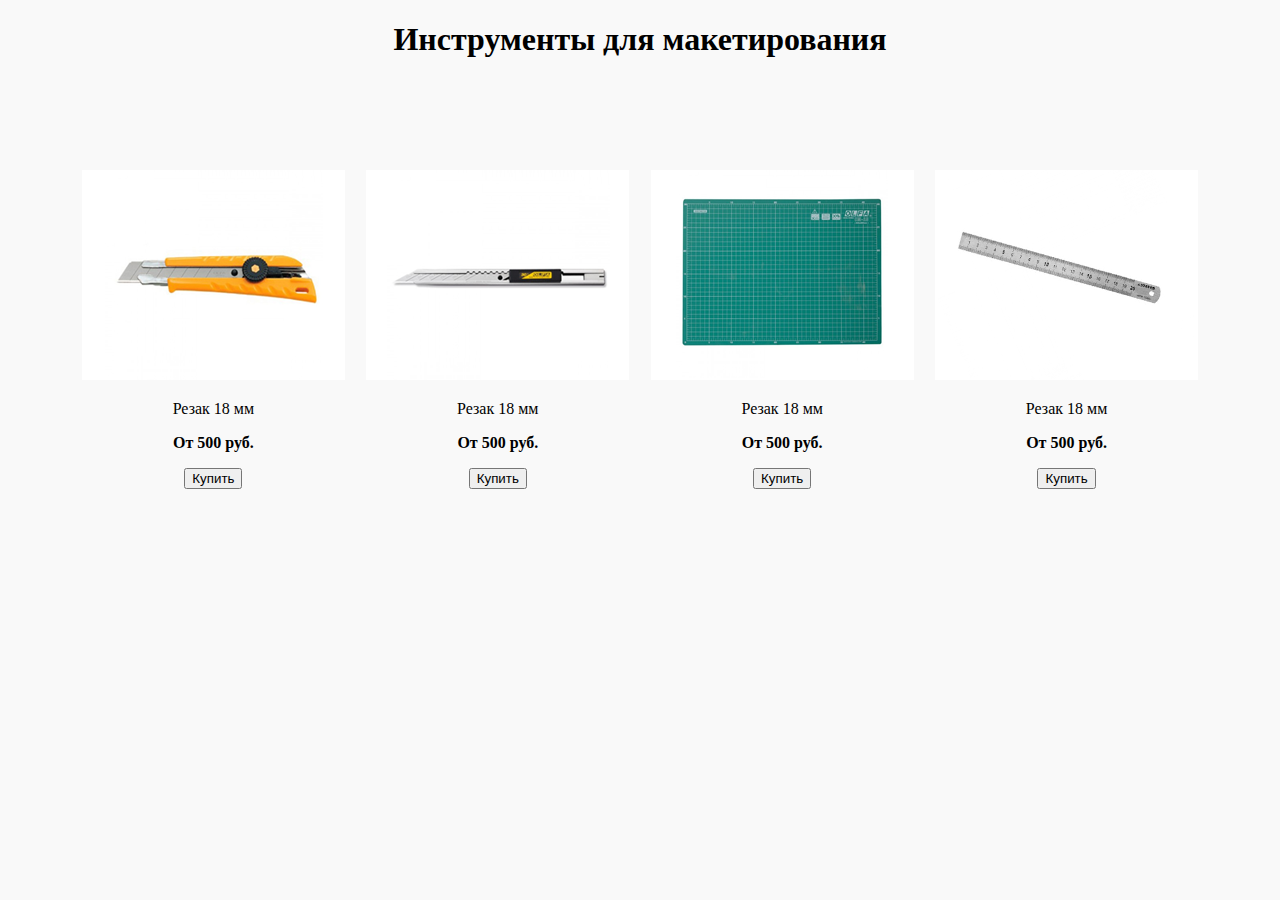
<file: lesson_7/index.html>
<!DOCTYPE html>
<html lang="ru">

<head>
    <meta charset="UTF-8">
    <meta name="viewport" content="width=device-width, initial-scale=1.0">
    <meta http-equiv="X-UA-Compatible" content="ie=edge">
    <link rel="stylesheet" href="css/style.css">
    <title>lesson-7</title>
</head>

<body>
    <h1>Инструменты для макетирования</h1>

    <div class="block">
        <div class="element-1"><img src="img/1.png">
            <p>Резак 18 мм</p>
            <p><strong>От 500 руб.</strong></p>
            <button>Купить</button>
        </div>
        <div class="element-2"><img src="img/2.png">
            <p>Резак 18 мм</p>
            <p><strong>От 500 руб.</strong></p>
            <button>Купить</button>
        </div>
        <div class="element-3"><img src="img/3.png">
            <p>Резак 18 мм</p>
            <p><strong>От 500 руб.</strong></p>
            <button>Купить</button>
        </div>
        <div class="element-4"><img src="img/4.png">
            <p>Резак 18 мм</p>
            <p><strong>От 500 руб.</strong></p>
            <button>Купить</button>
        </div>

</body>

</html>
</file>
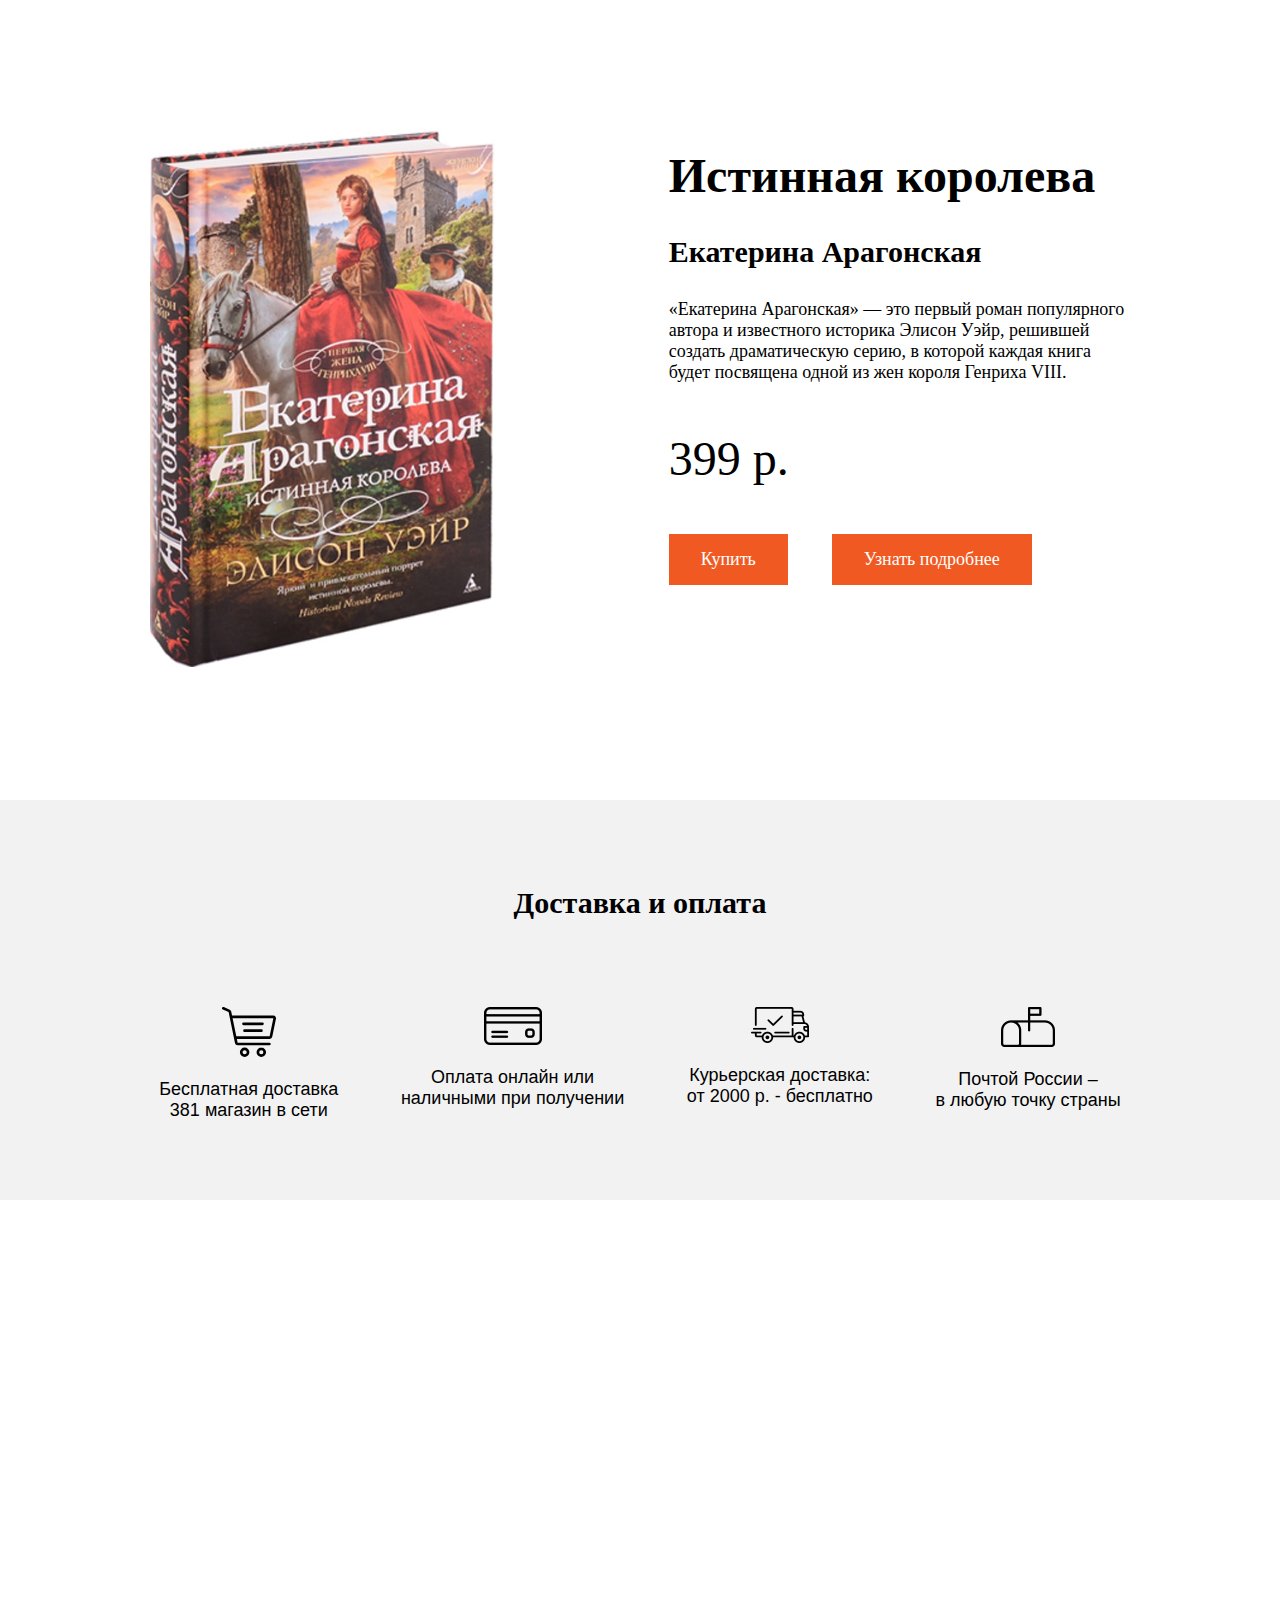
<file: Lesson_7_hard/index.html>
<!DOCTYPE html>
<html lang="ru">

<head>
    <meta charset="UTF-8">
    <meta name="viewport" content="width=device-width, initial-scale=1.0">
    <meta http-equiv="X-UA-Compatible" content="ie=edge">
    <title>Lesson_7_hard</title>
    <link rel="stylesheet" href="css/style.css">
</head>

<body>
    <div class="section1">
        <div class="box1">
            <!-- <p>Lorem ipsum dolor sit amet consectetur adipisicing elit. Delectus sint facere asperiores dolore! Voluptatum necessitatibus modi voluptas quis hic ab exercitationem, amet error officiis molestias consequatur, aperiam assumenda ut nobis.</p> -->
            <img src="img/foto_produkt.jpg" alt="Картинка книги">
        </div>
        <div class="box2">
            <h1>Истинная королева</h1>
            <h3>Екатерина Арагонская</h3>
            <p>«Екатерина Арагонская» — это первый роман популярного автора и известного историка Элисон Уэйр, решившей создать драматическую серию, в которой каждая книга будет посвящена одной из жен короля Генриха VIII.</p>
            <p class="price">399 p.</p>
            <button class="by">Купить</button>
            <button class="info">Узнать подробнее</button>
        </div>
    </div>

    <div class="section2">
        <div class="title2">
            <h2><b>Доставка и оплата</b></h2>
        </div>
        <div class="wrapper">
            <div class="card1 font">
                <img src="img/Shopping_cart_svg.svg" alt="Корзина">
                <p>Бесплатная доставка <br>381 магазин в сети</p>
            </div>
            <div class="card2 font">
                <img src="img/Credit_card_png.png" alt="Карта">
                <p>Оплата онлайн или<br>наличными при получении</p>
            </div>
            <div class="card3 font">
                <img src="img/Shipped_png.png" alt="Доставка">
                <p>Курьерская доставка:<br>от 2000 р. - бесплатно</p>
            </div>
            <div class="card4 font">
                <img src="img/Mailbox_png.png" alt="Ящик">
                <p>Почтой России – <br>в любую точку страны</p>
            </div>
        </div>
    </div>

    <div class="section4"></div>
</body>

</html>
</file>
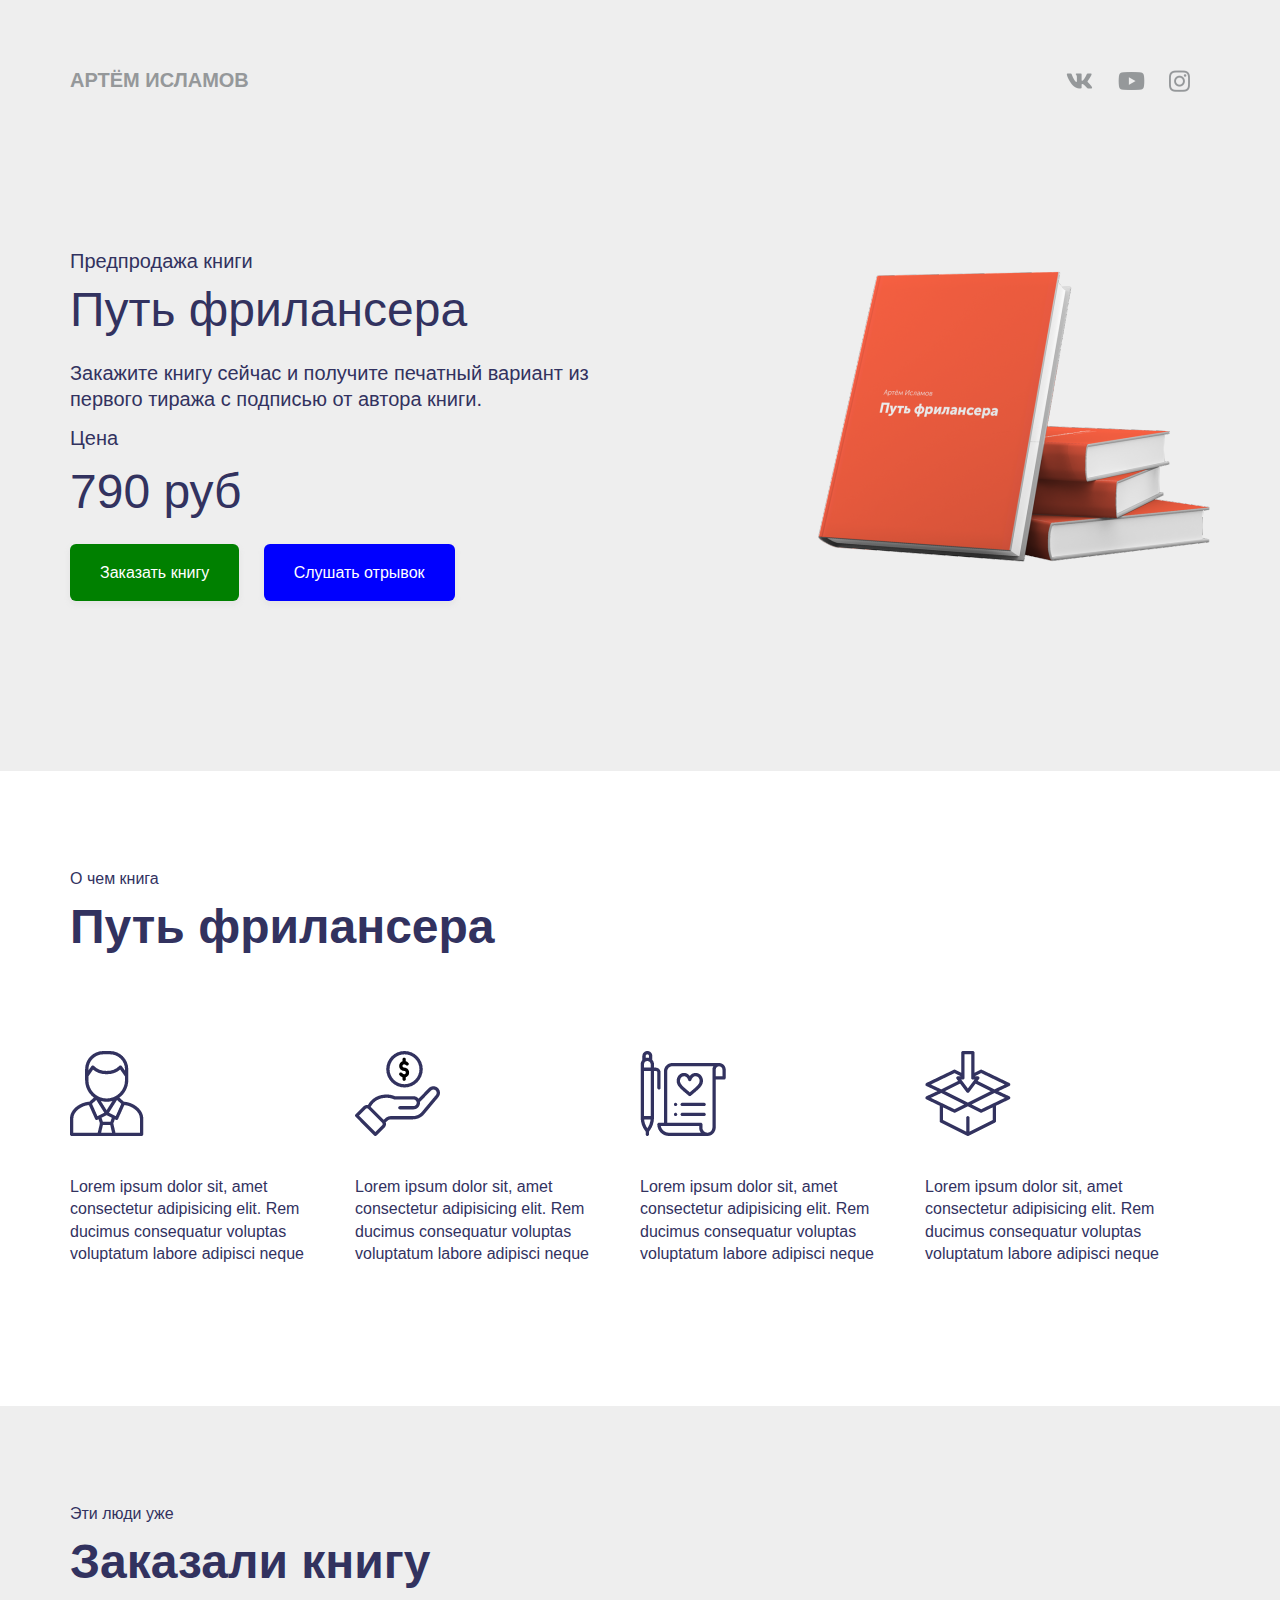
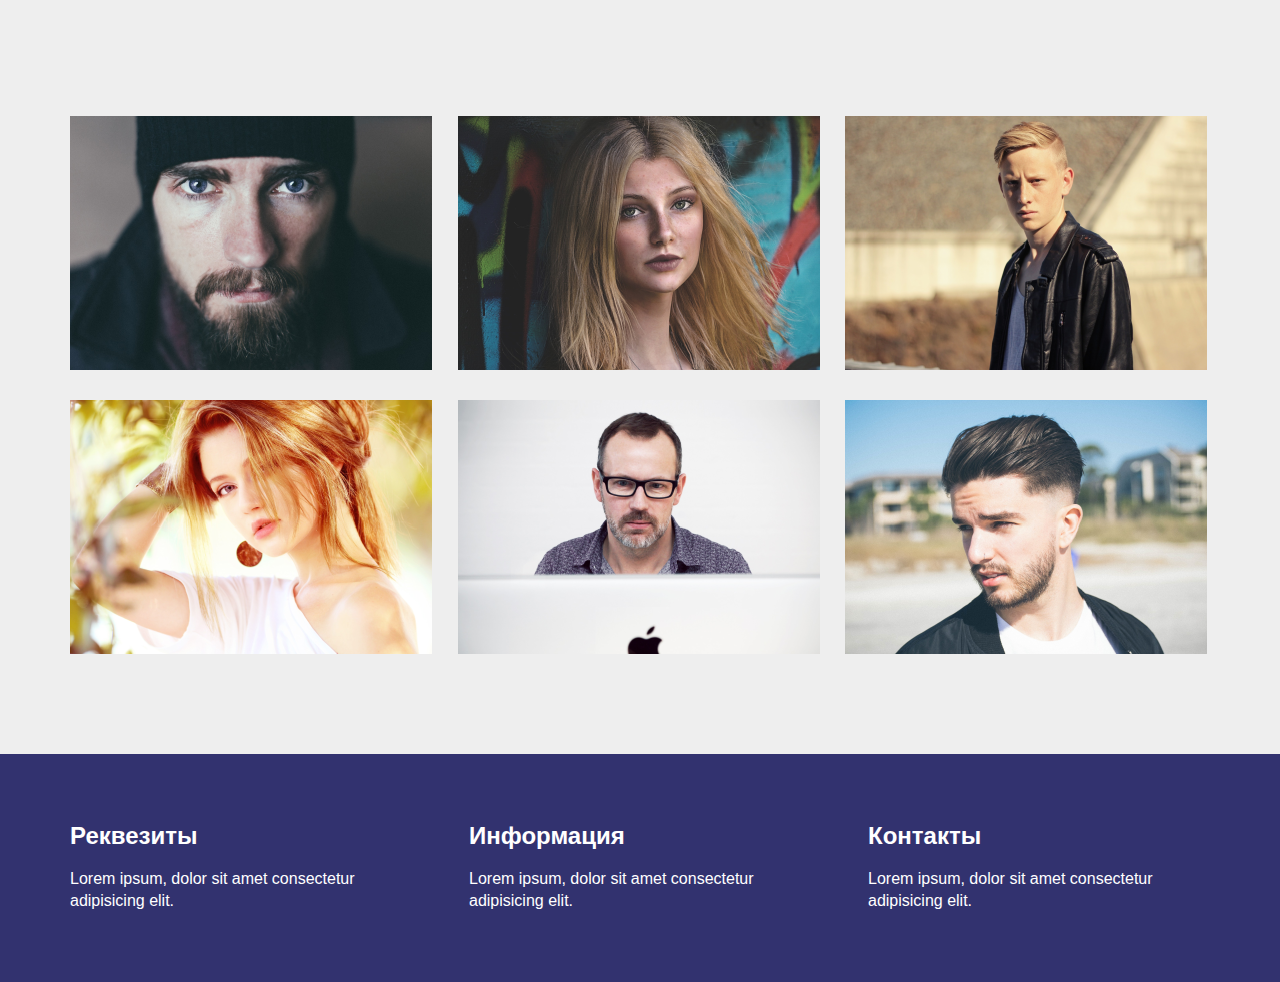
<file: Lesson_8/index.html>
<!DOCTYPE html>
<html lang="en">

<head>
    <meta charset="UTF-8">
    <meta name="viewport" content="width=device-width, initial-scale=1.0">
    <meta http-equiv="X-UA-Compatible" content="ie=edge">
    <link rel="stylesheet" href="css/reset.css">
    <link rel="stylesheet" href="css/style.css">
    <title>Lesson 8</title>
</head>

<body>

    <!-- Верхний блок -->
    <header class="hero">
        <div class="container">
            <div class="navbar">
                <span class="brand">Артём Исламов</span>
                <div class="social">
                    <a href="#"><img src="img/vk.png" alt=""></a>
                    <a href="#"><img src="img/ytub.png" alt=""></a>
                    <a href="#"><img src="img/instagram.png" alt=""></a>
                </div>
            </div>
            <!-- /.navbar -->
            <div class="main">
                <div class="main-text">
                    <span class="subtitle">Предпродажа книги</span>
                    <strong class="title">Путь фрилансера</strong>
                    <p class="description">Закажите книгу сейчас и получите печатный вариант из первого тиража с подписью от автора книги.</p>
                    <span class="price-teg">Цена</span>
                    <strong class="price">790 руб</strong>
                    <div class="buttons">
                        <a href="#" class="btn btn-success">Заказать книгу</a>
                        <a href="#" class="btn btn-primary">Слушать отрывок</a>
                    </div>
                </div>
                <!-- /.main-text -->
                <div class="main-image">
                    <img src="img/Image_1.png" alt="Книга">
                </div>
                <!-- /.main-image -->
            </div>
        </div>

    </header>

    <section class="about">
        <div class="container">
            <h2 class="section-heading">
                <span class="section-subtitle">
                    О чем книга
                </span>
                <strong class="section-title">
                    Путь фрилансера
                </strong>
            </h2>
            <div class="wrap">
                <div class="block">
                    <img src="img/section_1.png" alt="">
                    <p class="block-text">Lorem ipsum dolor sit, amet consectetur adipisicing elit. Rem ducimus consequatur voluptas voluptatum labore adipisci neque</p>
                </div>
                <div class="block">
                    <img src="img/section_2.png" alt="">
                    <p class="block-text">Lorem ipsum dolor sit, amet consectetur adipisicing elit. Rem ducimus consequatur voluptas voluptatum labore adipisci neque</p>
                </div>
                <div class="block">
                    <img src="img/section_3.png" alt="">
                    <p class="block-text">Lorem ipsum dolor sit, amet consectetur adipisicing elit. Rem ducimus consequatur voluptas voluptatum labore adipisci neque</p>
                </div>
                <div class="block">
                    <img src="img/section_4.png" alt="">
                    <p class="block-text">Lorem ipsum dolor sit, amet consectetur adipisicing elit. Rem ducimus consequatur voluptas voluptatum labore adipisci neque</p>
                </div>
            </div>
        </div>

    </section>

    <section class="people">
        <div class="container">
            <h2 class="section-heading">
                <span class="section-subtitle">
                    Эти люди уже
                </span>
                <strong class="section-title">
                    Заказали книгу
                </strong>
            </h2>
            <div class="wrap">
                <div class="block-piple">
                    <img src="img/chel_1.png" alt="">

                </div>
                <div class="block-piple">
                    <img src="img/chel_2.png" alt="">

                </div>
                <div class="block-piple">
                    <img src="img/chel_3.png" alt="">

                </div>
                <div class="block-piple">
                    <img src="img/chel_4.png" alt="">

                </div>
                <div class="block-piple">
                    <img src="img/chel_5.png" alt="">

                </div>
                <div class="block-piple">
                    <img src="img/chel_6.png" alt="">

                </div>
            </div>

    </section>

    <footer class="footer">
        <div class="container">
            <div class="footer-wrap">
                <div class="footer-bloc">
                    <h4 class="footer-title">Реквезиты</h4>
                    <p class="footer-text">Lorem ipsum, dolor sit amet consectetur adipisicing elit.</p>
                </div>
                <div class="footer-bloc">
                    <h4 class="footer-title">Информация</h4>
                    <p class="footer-text">Lorem ipsum, dolor sit amet consectetur adipisicing elit.</p>
                </div>
                <div class="footer-bloc">
                    <h4 class="footer-title">Контакты</h4>
                    <p class="footer-text">Lorem ipsum, dolor sit amet consectetur adipisicing elit.</p>
                </div>
            </div>
        </div>
    </footer>

</body>

</html>
</file>
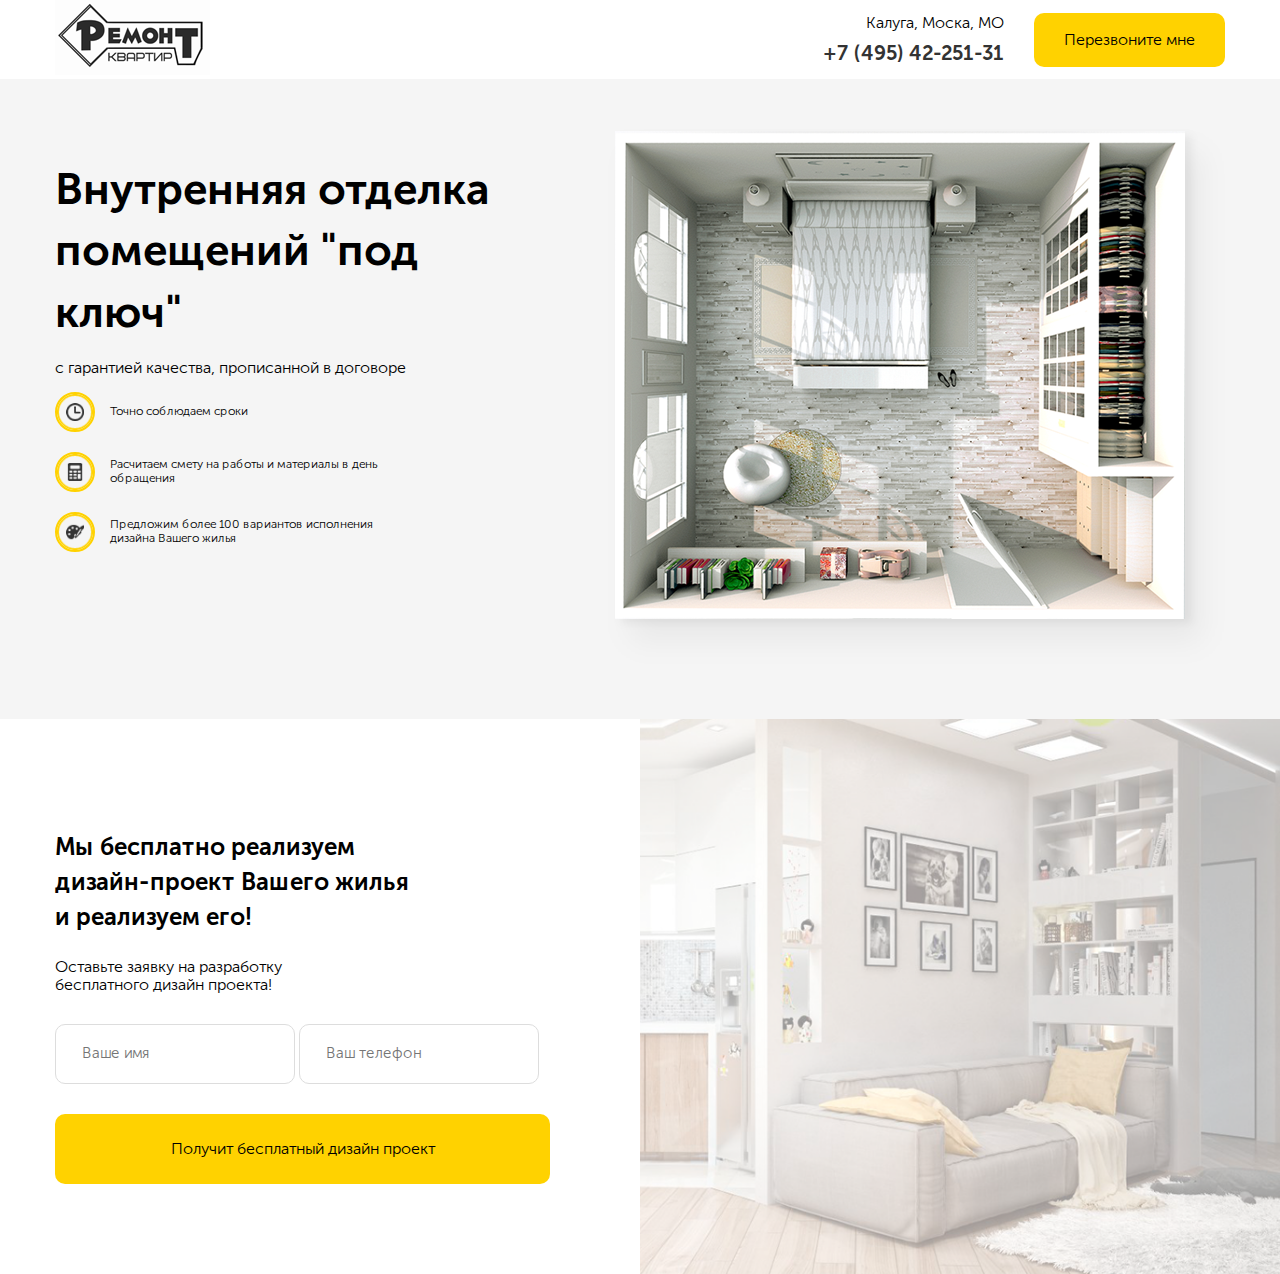
<file: src/index.html>
<!DOCTYPE html>
<html lang="ru">

<head>
    <meta charset="UTF-8">
    <meta name="viewport" content="width=device-width, initial-scale=1.0">
    <meta http-equiv="X-UA-Compatible" content="ie=edge">
    <title>Ремонт</title>
    <link rel="stylesheet" href="css/normalize.css">
    <link rel="stylesheet" href="css/style.css">
</head>

<body>
    <nav class="navbar">
        <div class="container">
            <div class="navbar-block">
                <div class="navbar__logo">
                    <img src="img/logo.png" alt="Логотип">
                </div>
                <!-- /.navbar__logo -->
                <div class="navbar__info">
                    <div class="navbar__contacts">
                        <span class="navbar__address">Калуга, Моска, МО</span>
                        <a href="tel:+749542-251-31" class="navbar__phone">+7 (495) 42-251-31</a>
                    </div>
                    <button class="button navbar__button" id="button">
                        Перезвоните мне
                    </button> <!-- /.button navbar__button -->
                </div>
                <!-- /.navbar__info -->
            </div>
            <!-- /.navbar-block -->
        </div>
        <!-- /.container -->
    </nav>
    <!-- /.navbar -->
    <main>
        <section class="hero">
            <div class="container">
                <div class="hero-block">
                    <div class="hero-text">
                        <h1 class="hero-text__title">
                            Внутренняя отделка помещений "под ключ"
                        </h1>
                        <span class="hero-text__subtitle">
                            с гарантией качества, прописанной в договоре
                        </span>
                        <ul class="hero-list">
                            <li class="hero-list__item">
                                <div class="hero-list__image">
                                    <img src="img/hero/icon_1.png" alt="Сроки">
                                </div>
                                <span class="hero-list__text">Точно соблюдаем сроки</span>
                            </li>
                            <li class="hero-list__item">
                                <div class="hero-list__image">
                                    <img src="img/hero/icon_2.png" alt="Смета">
                                </div>
                                <span class="hero-list__text">Расчитаем смету на работы и материалы в день обращения</span>
                            </li>
                            <li class="hero-list__item">
                                <div class="hero-list__image">
                                    <img src="img/hero/icon_3.png" alt="Варианты">
                                </div>
                                <span class="hero-list__text">Предложим более 100 вариантов исполнения дизайна Вашего жилья</span>
                            </li>
                        </ul>
                    </div>
                    <!-- /.hero-text -->
                    <div class="hero-jmage">
                        <img src="img/hero/hero_right.png" alt="Вариант дизайна">
                    </div>
                    <!-- /.hero-jmage -->
                </div>
                <!-- /.hero-block -->
            </div>
            <!-- /.container -->
        </section>
        <!-- /.hero -->
        <section class="offer section">
            <div class="container">
                <div class="offer-block">
                    <h2 class="section-title offer__title">
                        Мы бесплатно реализуем дизайн-проект Вашего жилья и реализуем его!
                    </h2>
                    <!-- /.section-title -->
                    <span class="section-subtitle offer__subtitle">Оставьте заявку на разработку бесплатного дизайн проекта!</span>
                    <form action="#" class="form offer__form"></form>
                    <input type="text" class="input offer__input" placeholder="Ваше имя">
                    <input type="tel" class="input offer__input" placeholder="Ваш телефон">
                    <button class="button offer__button">Получит бесплатный дизайн проект</button>
                </div>
                <!-- /.offer-block -->
            </div>
            <!-- /.container -->
        </section>
        <!-- /.offer -->
    </main>
    <div class="modal" id="modal">
        <div class="modal-dialog">
            <button class="modal-dialog__close" id="close">&times;</button>
            <h4 class="modal-dialog__title">Всплывающее окно</h4>
        </div>
        <!-- /.modai-dialog -->
    </div>
    <!-- /.modal -->
    <script src="js/main.js"></script>
</body>

</html>
</file>
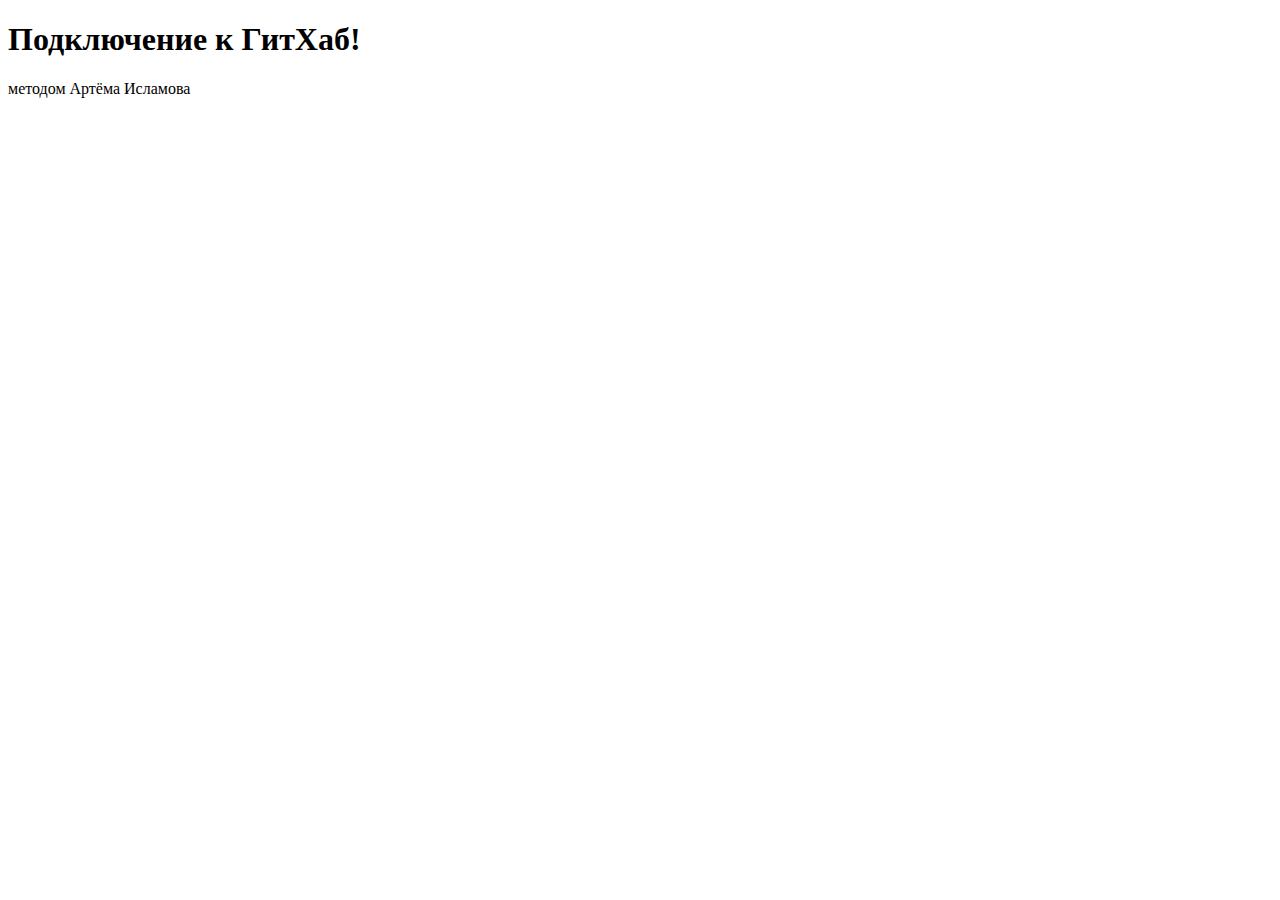
<file: Lesson_12/Glo-Academy/index.html>
<!DOCTYPE html>
<html lang="en">

<head>
    <meta charset="UTF-8">
    <meta name="viewport" content="width=device-width, initial-scale=1.0">
    <meta http-equiv="X-UA-Compatible" content="ie=edge">
    <title>Document</title>
</head>

<body>
    <h1>Подключение к ГитХаб!</h1>
    <p>методом Артёма Исламова</p>
</body>

</html>
</file>
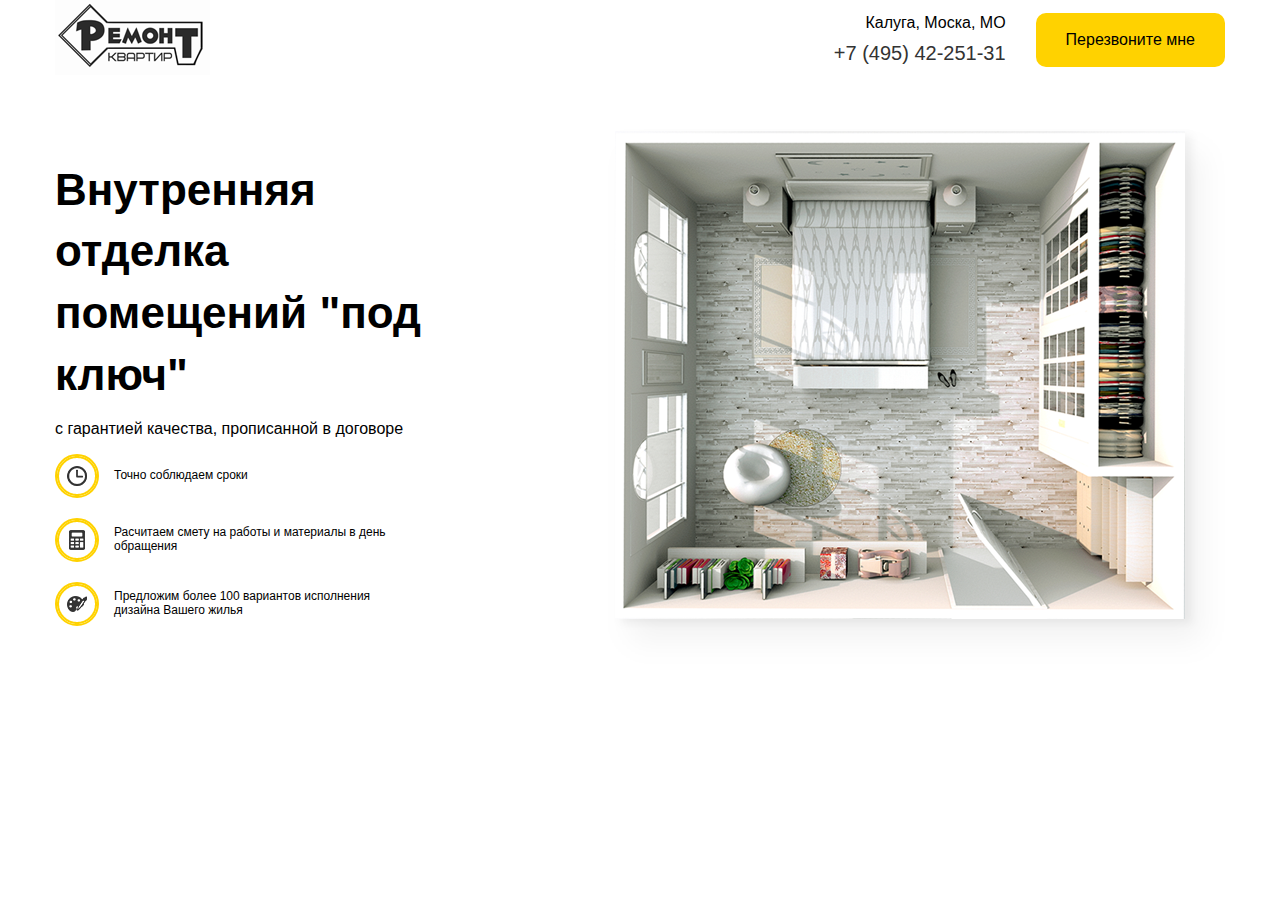
<file: Lesson_14/src/index.html>
<!DOCTYPE html>
<html lang="ru">

<head>
    <meta charset="UTF-8">
    <meta name="viewport" content="width=device-width, initial-scale=1.0">
    <meta http-equiv="X-UA-Compatible" content="ie=edge">
    <title>Ремонт</title>
    <link rel="stylesheet" href="css/normalize.css">
    <link rel="stylesheet" href="css/style.css">
</head>

<body>
    <nav class="navbar">
        <div class="container">
            <div class="navbar-block">
                <div class="navbar__logo">
                    <img src="img/logo.png" alt="Логотип">
                </div>
                <!-- /.navbar__logo -->
                <div class="navbar__info">
                    <div class="navbar__contacts">
                        <span class="navbar__address">Калуга, Моска, МО</span>
                        <a href="tel:+749542-251-31" class="navbar__phone">+7 (495) 42-251-31</a>
                    </div>
                    <button class="button navbar__button">
                        Перезвоните мне
                    </button> <!-- /.button navbar__button -->
                </div>
                <!-- /.navbar__info -->
            </div>
            <!-- /.navbar-block -->
        </div>
        <!-- /.container -->
    </nav>
    <!-- /.navbar -->
    <main>
        <section class="hero">
            <div class="container">
                <div class="hero-block">
                    <div class="hero-text">
                        <h1 class="hero-text__title">
                            Внутренняя отделка помещений "под ключ"
                        </h1>
                        <span class="hero-text__subtitle">
                            с гарантией качества, прописанной в договоре
                        </span>
                        <ul class="hero-list">
                            <li class="hero-list__item">
                                <div class="hero-list__image">
                                    <img src="img/hero/icon_1.png" alt="Сроки">
                                </div>
                                <span class="hero-list__text">Точно соблюдаем сроки</span>
                            </li>
                            <li class="hero-list__item">
                                <div class="hero-list__image">
                                    <img src="img/hero/icon_2.png" alt="Смета">
                                </div>
                                <span class="hero-list__text">Расчитаем смету на работы и материалы в день обращения</span>
                            </li>
                            <li class="hero-list__item">
                                <div class="hero-list__image">
                                    <img src="img/hero/icon_3.png" alt="Варианты">
                                </div>
                                <span class="hero-list__text">Предложим более 100 вариантов исполнения дизайна Вашего жилья</span>
                            </li>
                        </ul>
                    </div>
                    <!-- /.hero-text -->
                    <div class="hero-jmage">
                        <img src="img/hero/hero_right.png" alt="Вариант дизайна">
                    </div>
                    <!-- /.hero-jmage -->
                </div>
                <!-- /.hero-block -->
            </div>
            <!-- /.container -->
        </section>
        <!-- /.hero -->
    </main>
</body>

</html>
</file>
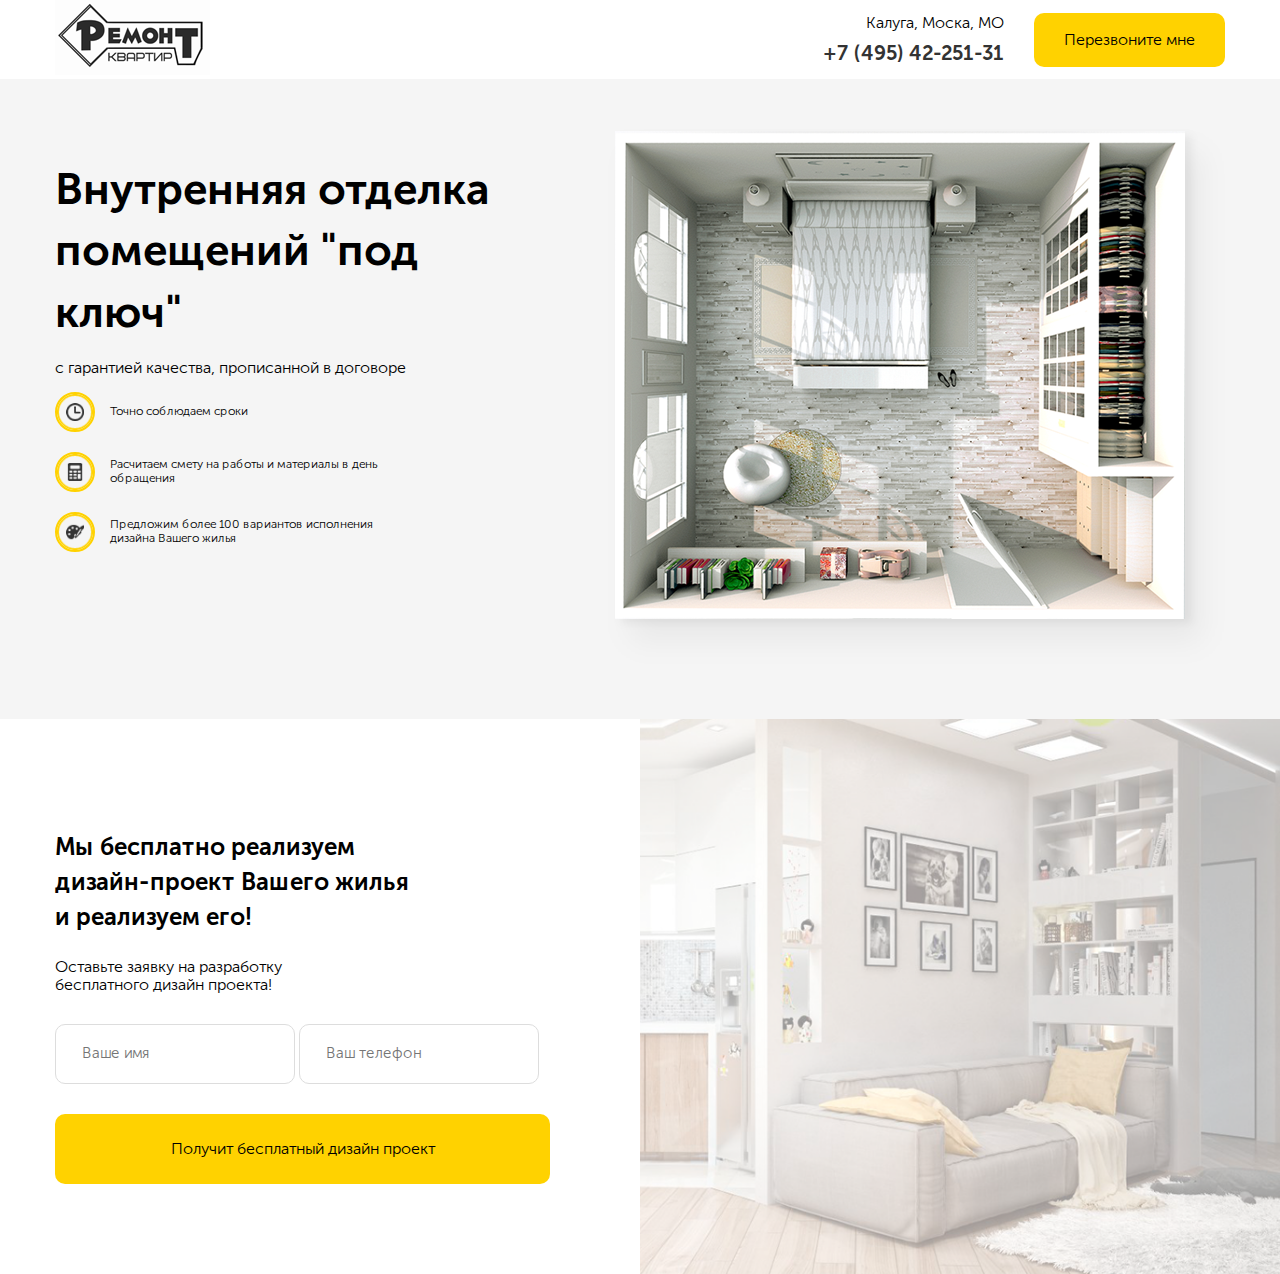
<file: Lesson_16/src/index.html>
<!DOCTYPE html>
<html lang="ru">

<head>
    <meta charset="UTF-8">
    <meta name="viewport" content="width=device-width, initial-scale=1.0">
    <meta http-equiv="X-UA-Compatible" content="ie=edge">
    <title>Ремонт</title>
    <link rel="stylesheet" href="css/normalize.css">
    <link rel="stylesheet" href="css/style.css">
</head>

<body>
    <nav class="navbar">
        <div class="container">
            <div class="navbar-block">
                <div class="navbar__logo">
                    <img src="img/logo.png" alt="Логотип">
                </div>
                <!-- /.navbar__logo -->
                <div class="navbar__info">
                    <div class="navbar__contacts">
                        <span class="navbar__address">Калуга, Моска, МО</span>
                        <a href="tel:+749542-251-31" class="navbar__phone">+7 (495) 42-251-31</a>
                    </div>
                    <button class="button navbar__button">
                        Перезвоните мне
                    </button> <!-- /.button navbar__button -->
                </div>
                <!-- /.navbar__info -->
            </div>
            <!-- /.navbar-block -->
        </div>
        <!-- /.container -->
    </nav>
    <!-- /.navbar -->
    <main>
        <section class="hero">
            <div class="container">
                <div class="hero-block">
                    <div class="hero-text">
                        <h1 class="hero-text__title">
                            Внутренняя отделка помещений "под ключ"
                        </h1>
                        <span class="hero-text__subtitle">
                            с гарантией качества, прописанной в договоре
                        </span>
                        <ul class="hero-list">
                            <li class="hero-list__item">
                                <div class="hero-list__image">
                                    <img src="img/hero/icon_1.png" alt="Сроки">
                                </div>
                                <span class="hero-list__text">Точно соблюдаем сроки</span>
                            </li>
                            <li class="hero-list__item">
                                <div class="hero-list__image">
                                    <img src="img/hero/icon_2.png" alt="Смета">
                                </div>
                                <span class="hero-list__text">Расчитаем смету на работы и материалы в день обращения</span>
                            </li>
                            <li class="hero-list__item">
                                <div class="hero-list__image">
                                    <img src="img/hero/icon_3.png" alt="Варианты">
                                </div>
                                <span class="hero-list__text">Предложим более 100 вариантов исполнения дизайна Вашего жилья</span>
                            </li>
                        </ul>
                    </div>
                    <!-- /.hero-text -->
                    <div class="hero-jmage">
                        <img src="img/hero/hero_right.png" alt="Вариант дизайна">
                    </div>
                    <!-- /.hero-jmage -->
                </div>
                <!-- /.hero-block -->
            </div>
            <!-- /.container -->
        </section>
        <!-- /.hero -->
        <section class="offer section">
            <div class="container">
                <div class="offer-block">
                    <h2 class="section-title offer__title">
                        Мы бесплатно реализуем дизайн-проект Вашего жилья и реализуем его!
                    </h2>
                    <!-- /.section-title -->
                    <span class="section-subtitle offer__subtitle">Оставьте заявку на разработку бесплатного дизайн проекта!</span>
                    <form action="#" class="form offer__form"></form>
                    <input type="text" class="input offer__input" placeholder="Ваше имя">
                    <input type="tel" class="input offer__input" placeholder="Ваш телефон">
                    <button class="button offer__button">Получит бесплатный дизайн проект</button>
                </div>
                <!-- /.offer-block -->
            </div>
            <!-- /.container -->
        </section>
        <!-- /.offer -->
    </main>
</body>

</html>
</file>
<file: css/style.css>
.row {
      padding: 0 0 80px 0;
  }
  
  h1 {
      padding: 80px 0 80px 0;
      text-align: center;
  }
  
  img {
      display: block;
      /* height: 65px;
      width: 70px; */
      /* margin-bottom: 20px; */
  }
  
  .abc {
      display: flex;
      flex-direction: column;
      justify-content: space-between;
      height: 160px;
  }
</file>
<file: Lesson_10/css/style.css>
img {
    max-width: 100%;
}

.subtitle {
    font-size: 20px;
    font-weight: 400;
}

.title {
    font-size: 40px;
    font-weight: 700;
}

.price {
    font-size: 48px;
    font-weight: 400;
}

.main {
    margin-top: 100px;
}

.hero {
    padding-top: 70px;
    padding-bottom: 190px;
    /* background-color: rgb(212, 212, 212); */
}

.section {
    padding-bottom: 100px;
    padding-top: 100px;
}

.about-block {
    margin-top: 100px;
}

.people {
    padding-top: 90px;
    padding-bottom: 110px;
}

footer {
    padding-top: 80px;
    padding-bottom: 100px;
    background-color: #32325f;
}

.footer-color {
    color: aliceblue
}
</file>
<file: Lesson_20/css/style.css>
@font-face {
  font-family: 'Museo Sans Light';
  src: url("../fonts/MuseoSansCyrl/MuseoSansCyrl-300.eot");
  src: url("../fonts/MuseoSansCyrl/MuseoSansCyrl-300.eot?#iefix") format("embedded-opentype"), url("../fonts/MuseoSansCyrl/MuseoSansCyrl-300.woff") format("woff"), url("../fonts/MuseoSansCyrl/") format("truetype");
  font-weight: normal;
  font-style: normal;
}

@font-face {
  font-family: 'Museo Sans Bold';
  src: url("../fonts/MuseoSansCyrl/MuseoSansCyrl-700.eot");
  src: url("../fonts/MuseoSansCyrl/MuseoSansCyrl-700.eot?#iefix") format("embedded-opentype"), url("../fonts/MuseoSansCyrl/MuseoSansCyrl-700.woff") format("woff"), url("../fonts/MuseoSansCyrl/MuseoSansCyrl-700.ttf") format("truetype");
  font-weight: normal;
  font-style: normal;
}

* {
  -webkit-box-sizing: border-box;
          box-sizing: border-box;
}

body {
  font-family: 'Museo Sans Light', sans-serif;
  font-weight: 300;
}

.container {
  width: 1170px;
  margin: auto;
}

@media (max-width: 1200px) {
  .container {
    width: 760px;
  }
}

@media (max-width: 768px) {
  .container {
    max-width: 580px;
    width: 95%;
  }
}

.button {
  border-radius: 10px;
  background-color: #ffd200;
  border: none;
  padding: 18px 30px;
}

.button:hover {
  background-color: #ffdb33;
  cursor: pointer;
}

.section {
  padding: 90px 0;
}

.section-title {
  font-size: 24px;
  font-family: 'Museo Sans Bold', sans-serif;
  font-weight: 700;
  text-align: center;
}

.section-subtitle {
  display: block;
  font-size: 16px;
}

.input {
  border: 1px solid #dddddd;
  padding: 20px 26px;
  font-size: 15px;
  border-radius: 10px;
}

.arrows__left:hover, .arrows__right:hover {
  cursor: pointer;
}

.navbar-block {
  display: -webkit-box;
  display: -ms-flexbox;
  display: flex;
  -webkit-box-pack: justify;
      -ms-flex-pack: justify;
          justify-content: space-between;
  -webkit-box-align: center;
      -ms-flex-align: center;
          align-items: center;
}

.navbar__info {
  display: -webkit-box;
  display: -ms-flexbox;
  display: flex;
  -webkit-box-align: center;
      -ms-flex-align: center;
          align-items: center;
  text-align: right;
}

.navbar__address {
  display: -webkit-box;
  display: -ms-flexbox;
  display: flex;
  -webkit-box-orient: vertical;
  -webkit-box-direction: normal;
      -ms-flex-direction: column;
          flex-direction: column;
}

.navbar__button {
  margin-left: 30px;
}

.navbar__phone {
  display: inline-block;
  color: #333333;
  font-size: 20px;
  text-decoration: none;
  margin-top: 10px;
  font-family: 'Museo Sans Bold', sans-serif;
  font-weight: 700;
}

@media (max-width: 1200px) {
  .navbar__contacts {
    display: none;
  }
  .navbar__button {
    font-size: 12px;
    padding: 12px 26px;
  }
  .navbar__logo {
    width: 90px;
  }
}

.hero {
  padding: 50px 0;
  background-color: #f5f5f5;
}

.hero-block {
  display: -webkit-box;
  display: -ms-flexbox;
  display: flex;
}

.hero-text {
  -ms-flex-preferred-size: 50%;
      flex-basis: 50%;
  padding-right: 100px;
}

.hero-text__title {
  font-size: 41px;
  line-height: 55px;
  margin-bottom: 40px;
  font-family: 'Museo Sans Bold', sans-serif;
  font-weight: 700;
}

.hero-text__subtitle {
  display: inline-block;
  font-size: 20px;
  margin-bottom: 70px;
}

.hero-list {
  margin: 0;
  padding: 0;
}

.hero-list__item {
  display: -webkit-box;
  display: -ms-flexbox;
  display: flex;
  -webkit-box-align: center;
      -ms-flex-align: center;
          align-items: center;
  margin-bottom: 25px;
}

.hero-list__item:last-chid {
  margin-bottom: 0;
}

.hero-list__image {
  width: 40px;
  height: 40px;
  border: 2px solid #ffd200;
  display: -webkit-box;
  display: -ms-flexbox;
  display: flex;
  -webkit-box-align: center;
      -ms-flex-align: center;
          align-items: center;
  -webkit-box-pack: center;
      -ms-flex-pack: center;
          justify-content: center;
  border-radius: 50%;
  margin-right: 30px;
}

.hero-list__text {
  max-width: 300px;
}

@media (max-width: 1200px) {
  .hero-block {
    -webkit-box-orient: vertical;
    -webkit-box-direction: normal;
        -ms-flex-direction: colomn;
            flex-direction: colomn;
  }
  .hero-list {
    margin-bottom: 44px;
  }
  .hero-text {
    padding-right: 10px;
  }
}

@media (min-width: 768px) {
  .hero-text__title {
    font-size: 44px;
    line-height: 1.4;
    margin-bottom: 15px;
  }
  .hero-text__subtitle {
    font-size: 16px;
    margin-bottom: 15px;
  }
  .hero-list__item {
    margin-bottom: 20px;
  }
  .hero-list__text {
    font-size: 12px;
  }
  .hero-list__image {
    margin-right: 15px;
  }
}

.offer {
  background: url(../img/bg_offer.png) no-repeat;
  background-position: center right;
  background-size: contain;
  position: relative;
}

.offer:before {
  content: '';
  width: 50%;
  height: 100%;
  position: absolute;
  top: 0;
  left: 0;
  background-color: #fff;
}

.offer-block {
  width: 50%;
  padding-right: 90px;
  position: relative;
  text-align: center;
}

.offer-block__modal {
  width: 100%;
}

.offer-block__modal .offer__subtitle {
  max-width: unset;
}

.offer-block__modal .offer__input {
  width: 100%;
}

.offer__title {
  max-width: 360px;
  line-height: 35px;
  margin-bottom: 24px;
  text-align: left;
}

.offer__subtitle {
  max-width: 250px;
  margin-bottom: 30px;
}

.offer__input {
  margin-bottom: 30px;
  width: 240px;
}

.offer__input:first-child {
  margin-right: 10px;
}

.offer__button {
  width: 100%;
  min-height: 70px;
}

@media (max-width: 1200px) {
  .offer {
    background-size: cover;
  }
  .offer__input {
    width: 100%;
    margin-bottom: 10px;
  }
  .offer__button {
    font-size: 13px;
  }
}

@media (max-width: 768px) {
  .offer {
    background: #ffffff;
  }
  .offer-block {
    width: 100%;
    padding-right: 0;
  }
}

.portfolio {
  background: #f5f5f5 url("../img/portfolio/portfolio-pattern.jpg") repeat-y center left;
  background-size: 50%;
}

.portfolio__title {
  max-width: 500px;
  margin: auto;
  margin-bottom: 100px;
}

.portfolio__arrows {
  max-width: 120px;
  margin: auto;
  margin-top: 68px;
  display: -webkit-box;
  display: -ms-flexbox;
  display: flex;
  -webkit-box-pack: justify;
      -ms-flex-pack: justify;
          justify-content: space-between;
}

.slider__image {
  margin: auto;
}

.modal {
  position: fixed;
  left: 0;
  top: 0;
  width: 100%;
  height: 100%;
  background-color: rgba(0, 0, 0, 0.5);
  display: none;
}

.modal_active {
  display: -webkit-box;
  display: -ms-flexbox;
  display: flex;
}

.modal-dialog {
  position: relative;
  display: -webkit-box;
  display: -ms-flexbox;
  display: flex;
  -webkit-box-pack: justify;
      -ms-flex-pack: justify;
          justify-content: space-between;
  -webkit-box-align: center;
      -ms-flex-align: center;
          align-items: center;
  margin: auto;
  max-width: 1000px;
  width: 90%;
  min-width: 200px;
  background-color: #fff;
  padding: 40px;
}

.modal-dialog__close {
  position: absolute;
  top: 0;
  right: 0;
}

.modal-column {
  -ms-flex-preferred-size: 50%;
      flex-basis: 50%;
}

.modal-content {
  display: none;
}

.modal .offer__title {
  text-align: center;
}
/*# sourceMappingURL=style.css.map */
</file>
<file: lesson_5/css/style.css>
body {
    font-family: "Ubuntu", Georgia, Serif;
    /*background-color: red;*/
}

* {
    box-sizing: border-box;
}

h1,
h2 {
    font-family: "Georgia", Serif;
    text-align: center;
}

.abc {
    color: green;
}


/*.background {
	background-color: blue;
}
*/

.prologue {
    /*background-color: lightgray;*/
    /*width: 50%;*/
    padding: 20px;
    border: 2px solid #000;
    margin-top: 10px;
    margin-bottom: 10px;
    margin-left: 0px;
    margin-right: 20%;
    /*background-image: url(img/22.jpg);*/
    background-image: url(../img/22.jpg);
}

.contents_right {
    background: rgb(158, 181, 230);
    position: fixed;
    top: 10px;
    bottom: 0;
    left: 80%;
    right: 0%;
    border: 2px solid #000;
}

.contents {
    /* background-color: gray; */
    margin-right: 20%;
    padding: 10px;
    margin-bottom: 10px;
    background-image: url(../img/33.jpg);
}

.chapter1 {
    background-color: lightgray;
    margin-right: 20%;
}

.chapter2 {
    background-color: gray;
    margin-right: 20%;
}

.chapter3 {
    background-color: lightgray;
    margin-right: 20%;
}

.chapter4 {
    background-color: lightgray;
    margin-right: 20%;
}

.chapter5 {
    background-color: lightgray;
    margin-right: 20%;
}
</file>
<file: lesson_7/css/style.css>
body {
    background-color: #f9f9f9;
}

h1 {
    text-align: center;
}

.block {
    /* text-align: center; */
    display: flex;
    /* background-color: lightgrey; */
    /* border: 1px solid #000000; */
    justify-content: space-around;
    align-items: center;
    width: 90%;
    height: 500px;
    text-align: center;
    margin: auto;
}


/* .element-1,
.element-2,
.element-3,
.element-4 {
    height: 100%;
} */
</file>
<file: Lesson_7_hard/css/style.css>
* {
    font-family: Tahoma;
}

body {
    margin: 0%;
}

h1 {
    font-size: 48px;
}

h2,
h3 {
    font-size: 30px;
}

p {
    font-size: 18px;
}

.price {
    font-size: 48px;
    /* margin-top: 100px; */
}

.by {
    margin-right: 40px;
}

.section1 {
    display: flex;
    /* background-color: rgb(203, 229, 230); */
    /* Направление оси блоков слева направо */
    flex-direction: row;
    /* расположение блоков вдоль оси */
    justify-content: space-around;
    /* выравнивание по центру поперечной оси */
    align-items: center;
    width: 90%;
    height: 800px;
    margin: auto;
}


/* резиновая картинка */

.box1 {
    width: 30%;
}

.box1 img {
    width: 100%;
}

.box2 {
    width: 40%;
    margin-bottom: 100px;
}


/* .section2 {
    display: flex;
    background-color: #f2f2f2;
    flex-direction: row;
    justify-content: space-around;
    align-items: center;
    height: 280px;
    margin: auto;
    text-align: center;
} */

.section2 {
    display: flex;
    height: 400px;
    background-color: #f2f2f2;
    align-items: center;
    flex-direction: column;
    justify-content: space-evenly;
}

.wrapper {
    display: flex;
    justify-content: space-around;
    text-align: center;
    width: 80%;
}

.wrapper>div p {
    font-family: Arial;
}

.title2 {
    text-align: center;
}

.section4 {
    height: 400px;
}

button {
    background-color: #f05a22;
    border: none;
    color: white;
    padding: 15px 32px;
    text-align: center;
    text-decoration: none;
    display: inline-block;
    font-size: 18px;
}
</file>
<file: Lesson_8/css/style.css>
* {
    box-sizing: border-box;
}

body {
    font-family: sans-serif;
    color: #32325f;
}

.container {
    /* height: 50px; */
    max-width: 1140px;
    width: 96%;
    margin-right: auto;
    margin-left: auto;
}

.navbar {
    display: flex;
    justify-content: space-between;
    margin-bottom: 159px;
}

.brand {
    color: #95989a;
    font-size: 20px;
    font-weight: 700;
    text-transform: uppercase;
}

.hero {
    padding-top: 70px;
    padding-bottom: 190px;
    background-color: #eeeeee;
}

.social a {
    text-decoration: none;
    margin-right: 20px;
}

.main {
    display: flex;
    justify-content: space-between;
    align-items: center;
}

.main-text {
    width: 50%;
}

.subtitle {
    font-size: 20px;
    font-weight: 400;
    display: block;
    margin-bottom: 15px;
}

.title {
    font-size: 48px;
    font-weight: 700px;
    display: block;
    margin-bottom: 26px;
}

.description {
    font-size: 20px;
    font-weight: 400;
    line-height: 26px;
    margin-bottom: 16px;
}

.price-teg {
    font-size: 20px;
    font-weight: 400;
    margin-bottom: 20px;
    display: block;
}

.price {
    display: block;
    margin-bottom: 49px;
    font-size: 48px;
    font-weight: 400px;
}

.btn {
    text-decoration: none;
    box-shadow: 0 3px 6px rgba(173, 173, 173, 0.16);
    border-radius: 6px;
    padding: 20px 30px;
    color: #ffffff;
    background-color: gray;
}

.btn-success {
    background-color: green;
    margin-right: 20px;
}

.btn-primary {
    background-color: blue;
}


/* оформление секции */

section {
    /* внутренний отступ в секции сверху и снизу */
    padding-top: 100px;
    padding-bottom: 100px;
}

.section-subtitle {
    display: block;
    margin-bottom: 16px;
    font-style: 20px;
    font-weight: 400;
}

.section-title {
    display: block;
    font-size: 48px;
    font-weight: 700;
}

.wrap {
    display: flex;
    justify-content: space-between;
    flex-wrap: wrap;
    margin-top: 100px;
}

.block {
    width: 23%;
    margin-right: 2%;
}

.block-text {
    font-size: 16px;
    font-weight: 400;
    margin: 40px 0;
    line-height: 1.4;
}

.people {
    background-color: #eeeeee;
}

.block-piple {
    width: 30%;
    /* max-width: 100%; */
    margin-right: 2%;
    /* max-width: 362px; */
    margin-top: 30px;
}

.footer {
    background-color: #32326f;
    color: #ffffff;
    padding-top: 70px;
    padding-bottom: 70px;
}

.footer-wrap {
    display: flex;
    justify-content: space-between;
}

.footer-bloc {
    width: 30%;
}

.footer-title {
    font-size: 24px;
    font-weight: 700;
}

.footer-text {
    display: block;
    margin-top: 20px;
    line-height: 1.4;
}
</file>
<file: src/css/style.css>
@font-face {
  font-family: 'Museo Sans Light';
  src: url("../fonts/MuseoSansCyrl/MuseoSansCyrl-300.eot");
  src: url("../fonts/MuseoSansCyrl/MuseoSansCyrl-300.eot?#iefix") format("embedded-opentype"), url("../fonts/MuseoSansCyrl/MuseoSansCyrl-300.woff") format("woff"), url("../fonts/MuseoSansCyrl/") format("truetype");
  font-weight: normal;
  font-style: normal;
}

@font-face {
  font-family: 'Museo Sans Bold';
  src: url("../fonts/MuseoSansCyrl/MuseoSansCyrl-700.eot");
  src: url("../fonts/MuseoSansCyrl/MuseoSansCyrl-700.eot?#iefix") format("embedded-opentype"), url("../fonts/MuseoSansCyrl/MuseoSansCyrl-700.woff") format("woff"), url("../fonts/MuseoSansCyrl/MuseoSansCyrl-700.ttf") format("truetype");
  font-weight: normal;
  font-style: normal;
}

* {
  -webkit-box-sizing: border-box;
          box-sizing: border-box;
}

body {
  font-family: 'Museo Sans Light', sans-serif;
  font-weight: 300;
}

img {
  min-width: 100%;
}

.container {
  width: 1170px;
  margin: auto;
}

@media (max-width: 1200px) {
  .container {
    width: 760px;
  }
}

@media (max-width: 768px) {
  .container {
    max-width: 580px;
    width: 95%;
  }
}

.button {
  border-radius: 10px;
  background-color: #ffd200;
  border: none;
  padding: 18px 30px;
}

.button:hover {
  background-color: #ffdb33;
  cursor: pointer;
}

.section {
  padding: 90px 0;
}

.section-title {
  font-size: 24px;
  font-family: 'Museo Sans Bold', sans-serif;
  font-weight: 700;
}

.section-subtitle {
  display: block;
  font-size: 16px;
}

.input {
  border: 1px solid #dddddd;
  padding: 20px 26px;
  font-size: 15px;
  border-radius: 10px;
}

.navbar-block {
  display: -webkit-box;
  display: -ms-flexbox;
  display: flex;
  -webkit-box-pack: justify;
      -ms-flex-pack: justify;
          justify-content: space-between;
  -webkit-box-align: center;
      -ms-flex-align: center;
          align-items: center;
}

.navbar__info {
  display: -webkit-box;
  display: -ms-flexbox;
  display: flex;
  -webkit-box-align: center;
      -ms-flex-align: center;
          align-items: center;
  text-align: right;
}

.navbar__address {
  display: -webkit-box;
  display: -ms-flexbox;
  display: flex;
  -webkit-box-orient: vertical;
  -webkit-box-direction: normal;
      -ms-flex-direction: column;
          flex-direction: column;
}

.navbar__button {
  margin-left: 30px;
}

.navbar__phone {
  display: inline-block;
  color: #333333;
  font-size: 20px;
  text-decoration: none;
  margin-top: 10px;
  font-family: 'Museo Sans Bold', sans-serif;
  font-weight: 700;
}

@media (max-width: 1200px) {
  .navbar__contacts {
    display: none;
  }
  .navbar__button {
    font-size: 12px;
    padding: 12px 26px;
  }
  .navbar__logo {
    width: 90px;
  }
}

.hero {
  padding: 50px 0;
  background-color: #f5f5f5;
}

.hero-block {
  display: -webkit-box;
  display: -ms-flexbox;
  display: flex;
}

.hero-text {
  -ms-flex-preferred-size: 50%;
      flex-basis: 50%;
  padding-right: 100px;
}

.hero-text__title {
  font-size: 41px;
  line-height: 55px;
  margin-bottom: 40px;
  font-family: 'Museo Sans Bold', sans-serif;
  font-weight: 700;
}

.hero-text__subtitle {
  display: inline-block;
  font-size: 20px;
  margin-bottom: 70px;
}

.hero-list {
  margin: 0;
  padding: 0;
}

.hero-list__item {
  display: -webkit-box;
  display: -ms-flexbox;
  display: flex;
  -webkit-box-align: center;
      -ms-flex-align: center;
          align-items: center;
  margin-bottom: 25px;
}

.hero-list__item:last-chid {
  margin-bottom: 0;
}

.hero-list__image {
  width: 40px;
  height: 40px;
  border: 2px solid #ffd200;
  display: -webkit-box;
  display: -ms-flexbox;
  display: flex;
  -webkit-box-align: center;
      -ms-flex-align: center;
          align-items: center;
  -webkit-box-pack: center;
      -ms-flex-pack: center;
          justify-content: center;
  border-radius: 50%;
  margin-right: 30px;
}

.hero-list__text {
  max-width: 300px;
}

@media (max-width: 1200px) {
  .hero-block {
    -webkit-box-orient: vertical;
    -webkit-box-direction: normal;
        -ms-flex-direction: colomn;
            flex-direction: colomn;
  }
  .hero-list {
    margin-bottom: 44px;
  }
  .hero-text {
    padding-right: 10px;
  }
}

@media (min-width: 768px) {
  .hero-text__title {
    font-size: 44px;
    line-height: 1.4;
    margin-bottom: 15px;
  }
  .hero-text__subtitle {
    font-size: 16px;
    margin-bottom: 15px;
  }
  .hero-list__item {
    margin-bottom: 20px;
  }
  .hero-list__text {
    font-size: 12px;
  }
  .hero-list__image {
    margin-right: 15px;
  }
}

.offer {
  background: url(../img/bg_offer.png) no-repeat;
  background-position: center right;
  background-size: contain;
  position: relative;
}

.offer:before {
  content: '';
  width: 50%;
  height: 100%;
  position: absolute;
  top: 0;
  left: 0;
  background-color: #fff;
}

.offer-block {
  width: 50%;
  padding-right: 90px;
  position: relative;
}

.offer__title {
  max-width: 360px;
  line-height: 35px;
  margin-bottom: 24px;
}

.offer__subtitle {
  max-width: 250px;
  margin-bottom: 30px;
}

.offer__input {
  margin-bottom: 30px;
  width: 240px;
}

.offer__input:first-child {
  margin-right: 10px;
}

.offer__button {
  width: 100%;
  min-height: 70px;
}

@media (max-width: 1200px) {
  .offer {
    background-size: cover;
  }
  .offer__input {
    width: 100%;
    margin-bottom: 10px;
  }
  .offer__button {
    font-size: 13px;
  }
}

@media (max-width: 768px) {
  .offer {
    background: #ffffff;
  }
  .offer-block {
    width: 100%;
    padding-right: 0;
  }
}

.modal {
  position: fixed;
  left: 0;
  top: 0;
  width: 100%;
  height: 100%;
  background-color: rgba(0, 0, 0, 0.5);
  display: none;
}

.modal_active {
  display: -webkit-box;
  display: -ms-flexbox;
  display: flex;
}

.modal-dialog {
  position: relative;
  margin: auto;
  max-width: 450px;
  width: 90%;
  min-width: 200px;
  background-color: #fff;
  padding: 40px;
}

.modal-dialog__close {
  position: absolute;
  top: 0;
  right: 0;
}
/*# sourceMappingURL=style.css.map */
</file>
<file: Lesson_14/src/css/style.css>
body {
  font-family: sans-serif;
}

img {
  min-width: 100%;
}

.container {
  width: 1170px;
  margin: auto;
}

@media (max-width: 1200px) {
  .container {
    width: 760px;
  }
}

@media (max-width: 768px) {
  .container {
    max-width: 580px;
    width: 95%;
  }
}

.button {
  border-radius: 10px;
  background-color: #ffd200;
  border: none;
  padding: 18px 30px;
}

.navbar-block {
  display: -webkit-box;
  display: -ms-flexbox;
  display: flex;
  -webkit-box-pack: justify;
      -ms-flex-pack: justify;
          justify-content: space-between;
  -webkit-box-align: center;
      -ms-flex-align: center;
          align-items: center;
}

.navbar__info {
  display: -webkit-box;
  display: -ms-flexbox;
  display: flex;
  -webkit-box-align: center;
      -ms-flex-align: center;
          align-items: center;
  text-align: right;
}

.navbar__address {
  display: -webkit-box;
  display: -ms-flexbox;
  display: flex;
  -webkit-box-orient: vertical;
  -webkit-box-direction: normal;
      -ms-flex-direction: column;
          flex-direction: column;
}

.navbar__button {
  margin-left: 30px;
}

.navbar__phone {
  display: inline-block;
  color: #333333;
  font-size: 20px;
  font-weight: 400;
  text-decoration: none;
  margin-top: 10px;
}

@media (max-width: 1200px) {
  .navbar__contacts {
    display: none;
  }
  .navbar__button {
    font-size: 12px;
    padding: 12px 26px;
  }
  .navbar__logo {
    width: 90px;
  }
}

.hero {
  padding: 50px 0;
}

.hero-block {
  display: -webkit-box;
  display: -ms-flexbox;
  display: flex;
}

.hero-text {
  -ms-flex-preferred-size: 50%;
      flex-basis: 50%;
  padding-right: 120px;
}

.hero-text__title {
  font-size: 41px;
  font-weight: 800;
  line-height: 55px;
  margin-bottom: 40px;
}

.hero-text__subtitle {
  display: inline-block;
  font-size: 20px;
  font-weight: 500;
  margin-bottom: 70px;
}

.hero-list {
  margin: 0;
  padding: 0;
}

.hero-list__item {
  display: -webkit-box;
  display: -ms-flexbox;
  display: flex;
  -webkit-box-align: center;
      -ms-flex-align: center;
          align-items: center;
  margin-bottom: 25px;
}

.hero-list__image {
  width: 40px;
  height: 40px;
  border: 2px solid #ffd200;
  display: -webkit-box;
  display: -ms-flexbox;
  display: flex;
  -webkit-box-align: center;
      -ms-flex-align: center;
          align-items: center;
  -webkit-box-pack: center;
      -ms-flex-pack: center;
          justify-content: center;
  border-radius: 50%;
  margin-right: 30px;
}

.hero-list__text {
  max-width: 300px;
}

@media (max-width: 1200px) {
  .hero-block {
    -webkit-box-orient: vertical;
    -webkit-box-direction: normal;
        -ms-flex-direction: colomn;
            flex-direction: colomn;
  }
  .hero-list {
    margin-bottom: 44px;
  }
  .hero-text {
    padding-right: 10px;
  }
}

@media (min-width: 768px) {
  .hero-text__title {
    font-size: 44px;
    line-height: 1.4;
    margin-bottom: 15px;
  }
  .hero-text__subtitle {
    font-size: 16px;
    margin-bottom: 15px;
  }
  .hero-list__item {
    margin-bottom: 20px;
  }
  .hero-list__text {
    font-size: 12px;
  }
  .hero-list__image {
    margin-right: 15px;
  }
}
/*# sourceMappingURL=style.css.map */
</file>
<file: Lesson_16/src/css/style.css>
@font-face {
  font-family: 'Museo Sans Light';
  src: url("../fonts/MuseoSansCyrl/MuseoSansCyrl-300.eot");
  src: url("../fonts/MuseoSansCyrl/MuseoSansCyrl-300.eot?#iefix") format("embedded-opentype"), url("../fonts/MuseoSansCyrl/MuseoSansCyrl-300.woff") format("woff"), url("../fonts/MuseoSansCyrl/") format("truetype");
  font-weight: normal;
  font-style: normal;
}

@font-face {
  font-family: 'Museo Sans Bold';
  src: url("../fonts/MuseoSansCyrl/MuseoSansCyrl-700.eot");
  src: url("../fonts/MuseoSansCyrl/MuseoSansCyrl-700.eot?#iefix") format("embedded-opentype"), url("../fonts/MuseoSansCyrl/MuseoSansCyrl-700.woff") format("woff"), url("../fonts/MuseoSansCyrl/MuseoSansCyrl-700.ttf") format("truetype");
  font-weight: normal;
  font-style: normal;
}

* {
  -webkit-box-sizing: border-box;
          box-sizing: border-box;
}

body {
  font-family: 'Museo Sans Light', sans-serif;
  font-weight: 300;
}

img {
  min-width: 100%;
}

.container {
  width: 1170px;
  margin: auto;
}

@media (max-width: 1200px) {
  .container {
    width: 760px;
  }
}

@media (max-width: 768px) {
  .container {
    max-width: 580px;
    width: 95%;
  }
}

.button {
  border-radius: 10px;
  background-color: #ffd200;
  border: none;
  padding: 18px 30px;
}

.button:hover {
  background-color: #ffdb33;
  cursor: pointer;
}

.section {
  padding: 90px 0;
}

.section-title {
  font-size: 24px;
  font-family: 'Museo Sans Bold', sans-serif;
  font-weight: 700;
}

.section-subtitle {
  display: block;
  font-size: 16px;
}

.input {
  border: 1px solid #dddddd;
  padding: 20px 26px;
  font-size: 15px;
  border-radius: 10px;
}

.navbar-block {
  display: -webkit-box;
  display: -ms-flexbox;
  display: flex;
  -webkit-box-pack: justify;
      -ms-flex-pack: justify;
          justify-content: space-between;
  -webkit-box-align: center;
      -ms-flex-align: center;
          align-items: center;
}

.navbar__info {
  display: -webkit-box;
  display: -ms-flexbox;
  display: flex;
  -webkit-box-align: center;
      -ms-flex-align: center;
          align-items: center;
  text-align: right;
}

.navbar__address {
  display: -webkit-box;
  display: -ms-flexbox;
  display: flex;
  -webkit-box-orient: vertical;
  -webkit-box-direction: normal;
      -ms-flex-direction: column;
          flex-direction: column;
}

.navbar__button {
  margin-left: 30px;
}

.navbar__phone {
  display: inline-block;
  color: #333333;
  font-size: 20px;
  text-decoration: none;
  margin-top: 10px;
  font-family: 'Museo Sans Bold', sans-serif;
  font-weight: 700;
}

@media (max-width: 1200px) {
  .navbar__contacts {
    display: none;
  }
  .navbar__button {
    font-size: 12px;
    padding: 12px 26px;
  }
  .navbar__logo {
    width: 90px;
  }
}

.hero {
  padding: 50px 0;
  background-color: #f5f5f5;
}

.hero-block {
  display: -webkit-box;
  display: -ms-flexbox;
  display: flex;
}

.hero-text {
  -ms-flex-preferred-size: 50%;
      flex-basis: 50%;
  padding-right: 100px;
}

.hero-text__title {
  font-size: 41px;
  line-height: 55px;
  margin-bottom: 40px;
  font-family: 'Museo Sans Bold', sans-serif;
  font-weight: 700;
}

.hero-text__subtitle {
  display: inline-block;
  font-size: 20px;
  margin-bottom: 70px;
}

.hero-list {
  margin: 0;
  padding: 0;
}

.hero-list__item {
  display: -webkit-box;
  display: -ms-flexbox;
  display: flex;
  -webkit-box-align: center;
      -ms-flex-align: center;
          align-items: center;
  margin-bottom: 25px;
}

.hero-list__item:last-chid {
  margin-bottom: 0;
}

.hero-list__image {
  width: 40px;
  height: 40px;
  border: 2px solid #ffd200;
  display: -webkit-box;
  display: -ms-flexbox;
  display: flex;
  -webkit-box-align: center;
      -ms-flex-align: center;
          align-items: center;
  -webkit-box-pack: center;
      -ms-flex-pack: center;
          justify-content: center;
  border-radius: 50%;
  margin-right: 30px;
}

.hero-list__text {
  max-width: 300px;
}

@media (max-width: 1200px) {
  .hero-block {
    -webkit-box-orient: vertical;
    -webkit-box-direction: normal;
        -ms-flex-direction: colomn;
            flex-direction: colomn;
  }
  .hero-list {
    margin-bottom: 44px;
  }
  .hero-text {
    padding-right: 10px;
  }
}

@media (min-width: 768px) {
  .hero-text__title {
    font-size: 44px;
    line-height: 1.4;
    margin-bottom: 15px;
  }
  .hero-text__subtitle {
    font-size: 16px;
    margin-bottom: 15px;
  }
  .hero-list__item {
    margin-bottom: 20px;
  }
  .hero-list__text {
    font-size: 12px;
  }
  .hero-list__image {
    margin-right: 15px;
  }
}

.offer {
  background: url(../img/bg_offer.png) no-repeat;
  background-position: center right;
  background-size: contain;
  position: relative;
}

.offer:before {
  content: '';
  width: 50%;
  height: 100%;
  position: absolute;
  top: 0;
  left: 0;
  background-color: #fff;
}

.offer-block {
  width: 50%;
  padding-right: 90px;
  position: relative;
}

.offer__title {
  max-width: 360px;
  line-height: 35px;
  margin-bottom: 24px;
}

.offer__subtitle {
  max-width: 250px;
  margin-bottom: 30px;
}

.offer__input {
  margin-bottom: 30px;
  width: 240px;
}

.offer__input:first-child {
  margin-right: 10px;
}

.offer__button {
  width: 100%;
  min-height: 70px;
}

@media (max-width: 1200px) {
  .offer {
    background-size: cover;
  }
  .offer__input {
    width: 100%;
    margin-bottom: 10px;
  }
  .offer__button {
    font-size: 13px;
  }
}

@media (max-width: 768px) {
  .offer {
    background: #ffffff;
  }
  .offer-block {
    width: 100%;
    padding-right: 0;
  }
}
/*# sourceMappingURL=style.css.map */
</file>
